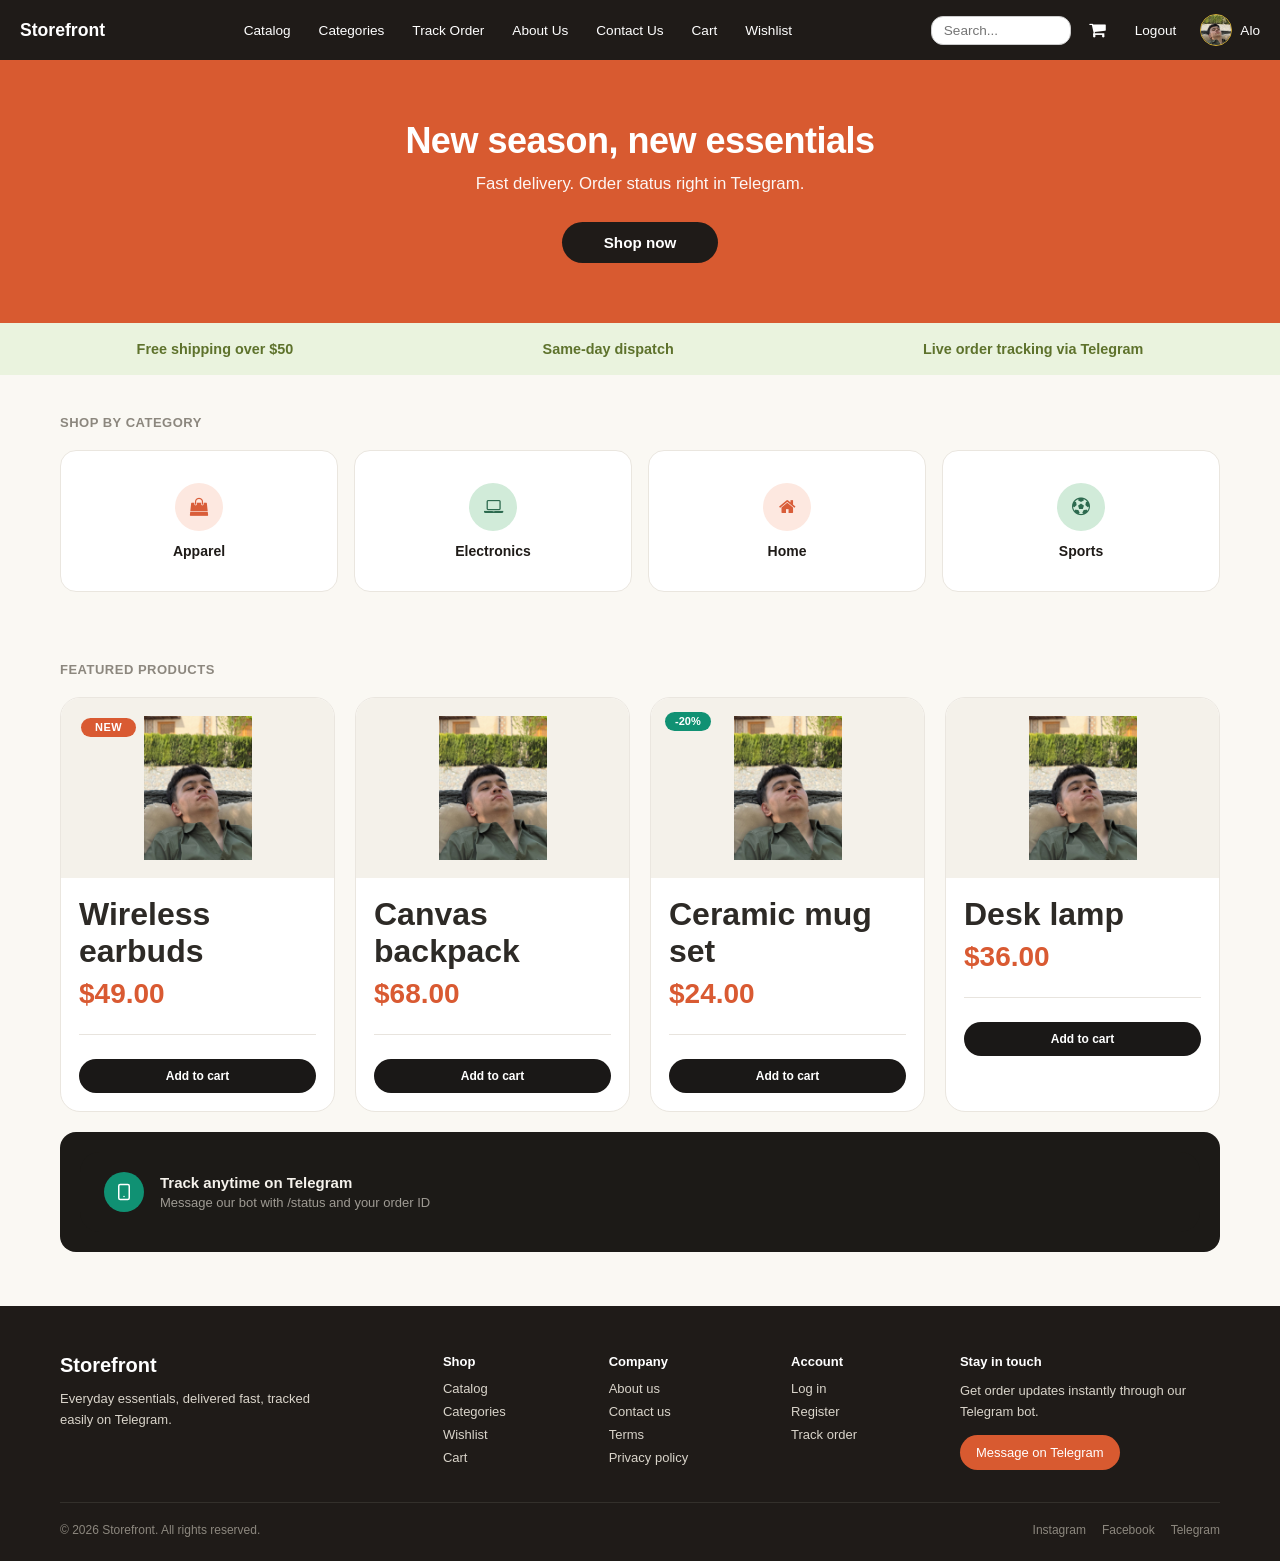
<file: index.html>
<!DOCTYPE html>
<html lang="en">
<head>
    <meta charset="UTF-8">
    <meta name="viewport" content="width=device-width, initial-scale=1.0">
    <title>Ecommerce Storefront</title>
    <link rel="stylesheet" href="style.css">
    <link rel="stylesheet" href="https://cdnjs.cloudflare.com/ajax/libs/font-awesome/4.7.0/css/font-awesome.min.css">
</head>
<body>
    <nav class="navbar">
        <h4 class="logo">Storefront</h4>
        
        <ul class="nav-menu">
            <li><a href="#">Catalog</a></li>
            <li><a href="#">Categories</a></li>
            <li><a href="#">Track Order</a></li>
            <li><a href="#">About Us</a></li>
            <li><a href="#">Contact Us</a></li>
            <li><a href="#">Cart</a></li>
            <li><a href="#">Wishlist</a></li>
        </ul>
        
        <div class="nav-actions">
            <form class="search-form" action="#" method="get">
                <input type="search" name="search" placeholder="Search..." aria-label="Search items">
            </form>

            <a href="#" class="cart-icon" aria-label="View Cart">
                <i class="fa fa-shopping-cart"></i>
            </a>

            <ul class="nav-menu auth-menu">
                <!-- <li><a href="#">Register</a></li>
                <li><a href="#">Login</a></li> -->
                <li><a href="#">Logout</a></li>
            </ul>

            <a href="#" class="user-profile">
                <div class="avatar-circle avatar-sm">
                    <img src="me.jpg" alt="User avatar">
                </div>
                <span class="user-name">Alo</span>
            </a>
        </div>
    </nav>

    <main class="hero-section">
        <div class="hero-content">
            <h1 class="hero-title">New season, new essentials</h1>
            <p class="hero-subtitle">Fast delivery. Order status right in Telegram.</p>
            <a href="#" class="hero-btn">Shop now</a>
        </div>
    
        <div class="features-bar">
            <span class="feature-item">Free shipping over $50</span>
            <span class="feature-item">Same-day dispatch</span>
            <span class="feature-item">Live order tracking via Telegram</span>
        </div>

        <div class="shop-category">
            <h2 class="category-heading">SHOP BY CATEGORY</h2>
            <div class="category">
                <a href="#" class="category-card">
                    <div class="category-icon icon-peach">
                        <i class="fa fa-shopping-bag"></i>
                    </div>
                    <h3>Apparel</h3>
                </a>        
                <a href="#" class="category-card">
                    <div class="category-icon icon-mint">
                        <i class="fa fa-laptop"></i>
                    </div>
                    <h3>Electronics</h3>
                </a>
                <a href="#" class="category-card">
                    <div class="category-icon icon-peach">
                        <i class="fa fa-home"></i>
                    </div>
                    <h3>Home</h3>
                </a>        
                <a href="#" class="category-card">
                    <div class="category-icon icon-mint">
                        <i class="fa fa-futbol-o"></i>
                    </div>
                    <h3>Sports</h3>
                </a>
            </div>
        </div>

        <section class="features">
            <h2 class="features-heading">FEATURED PRODUCTS</h2>
            
            <div class="features-grid">
                <article class="product-card">
                    <div class="product-image-box">
                        <span class="badge badge-new">NEW</span>
                        <img src="me.jpg" alt="Wireless earbuds" class="product-image">
                    </div>
                    <div class="product-info">
                        <h3 class="product-title">Wireless earbuds</h3>
                        <p class="product-price">$49.00</p>
                        <button class="add-to-cart-btn" type="button">Add to cart</button>
                    </div>
                </article>
        
                <article class="product-card">
                    <div class="product-image-box">
                        <img src="me.jpg" alt="Canvas backpack" class="product-image">
                    </div>
                    <div class="product-info">
                        <h3 class="product-title">Canvas backpack</h3>
                        <p class="product-price">$68.00</p>
                        <button class="add-to-cart-btn" type="button">Add to cart</button>
                    </div>
                </article>
        
                <article class="product-card">
                    <div class="product-image-box">
                        <span class="badge badge-discount">-20%</span>
                        <img src="me.jpg" alt="Ceramic mug set" class="product-image">
                    </div>
                    <div class="product-info">
                        <h3 class="product-title">Ceramic mug set</h3>
                        <p class="product-price">$24.00</p>
                        <button class="add-to-cart-btn" type="button">Add to cart</button>
                    </div>
                </article>
        
                <article class="product-card">
                    <div class="product-image-box">
                        <img src="me.jpg" alt="Desk lamp" class="product-image">
                    </div>
                    <div class="product-info">
                        <h3 class="product-title">Desk lamp</h3>
                        <p class="product-price">$36.00</p>
                        <button class="add-to-cart-btn" type="button">Add to cart</button>
                    </div>
                </article>
            </div>

            <article class="telegram-banner">
                <div class="telegram">
                    <div class="tg-icon">
                        <svg xmlns="http://www.w3.org/2000/svg" width="18" height="18" viewBox="0 0 24 24" fill="none" stroke="currentColor" stroke-width="2" stroke-linecap="round" stroke-linejoin="round">
                            <rect x="5" y="2" width="14" height="20" rx="2" ry="2"/>
                            <line x1="12" y1="18" x2="12.01" y2="18"/>
                        </svg>
                    </div>
            
                    <div class="tg-content">
                        <h4>Track anytime on Telegram</h4>
                        <p>Message our bot with /status and your order ID</p>
                    </div>
                </div>
            </article>
        </section>
    </main>

    <footer class="footer">
        <div class="footer-container">
      
          <div class="footer-col footer-col-brand">
            <div class="footer-logo">Storefront</div>
            <p class="footer-text">Everyday essentials, delivered fast, tracked easily on Telegram.</p>
          </div>
      
          <div class="footer-col">
            <h5 class="footer-heading">Shop</h5>
            <a href="/catalog" class="footer-link">Catalog</a>
            <a href="/categories" class="footer-link">Categories</a>
            <a href="/wishlist" class="footer-link">Wishlist</a>
            <a href="/cart" class="footer-link">Cart</a>
          </div>
      
          <div class="footer-col">
            <h5 class="footer-heading">Company</h5>
            <a href="/about" class="footer-link">About us</a>
            <a href="/contact" class="footer-link">Contact us</a>
            <a href="/terms" class="footer-link">Terms</a>
            <a href="/privacy" class="footer-link">Privacy policy</a>
          </div>
      
          <div class="footer-col">
            <h5 class="footer-heading">Account</h5>
            <a href="/login" class="footer-link">Log in</a>
            <a href="/register" class="footer-link">Register</a>
            <a href="/orders" class="footer-link">Track order</a>
          </div>
      
          <div class="footer-col footer-col-cta">
            <h5 class="footer-heading">Stay in touch</h5>
            <p class="footer-text footer-text-spacing">Get order updates instantly through our Telegram bot.</p>
            <a href="https://t.me/storefront_support_bot" class="footer-btn">Message on Telegram</a>
          </div>
      
        </div>
      
        <div class="footer-bottom">
          <span class="footer-copy">&#169; 2026 Storefront. All rights reserved.</span>
          <div class="footer-socials">
            <a href="https://instagram.com">Instagram</a>
            <a href="https://facebook.com">Facebook</a>
            <a href="https://t.me">Telegram</a>
          </div>
        </div>
    </footer>
</body>
</html>
</file>
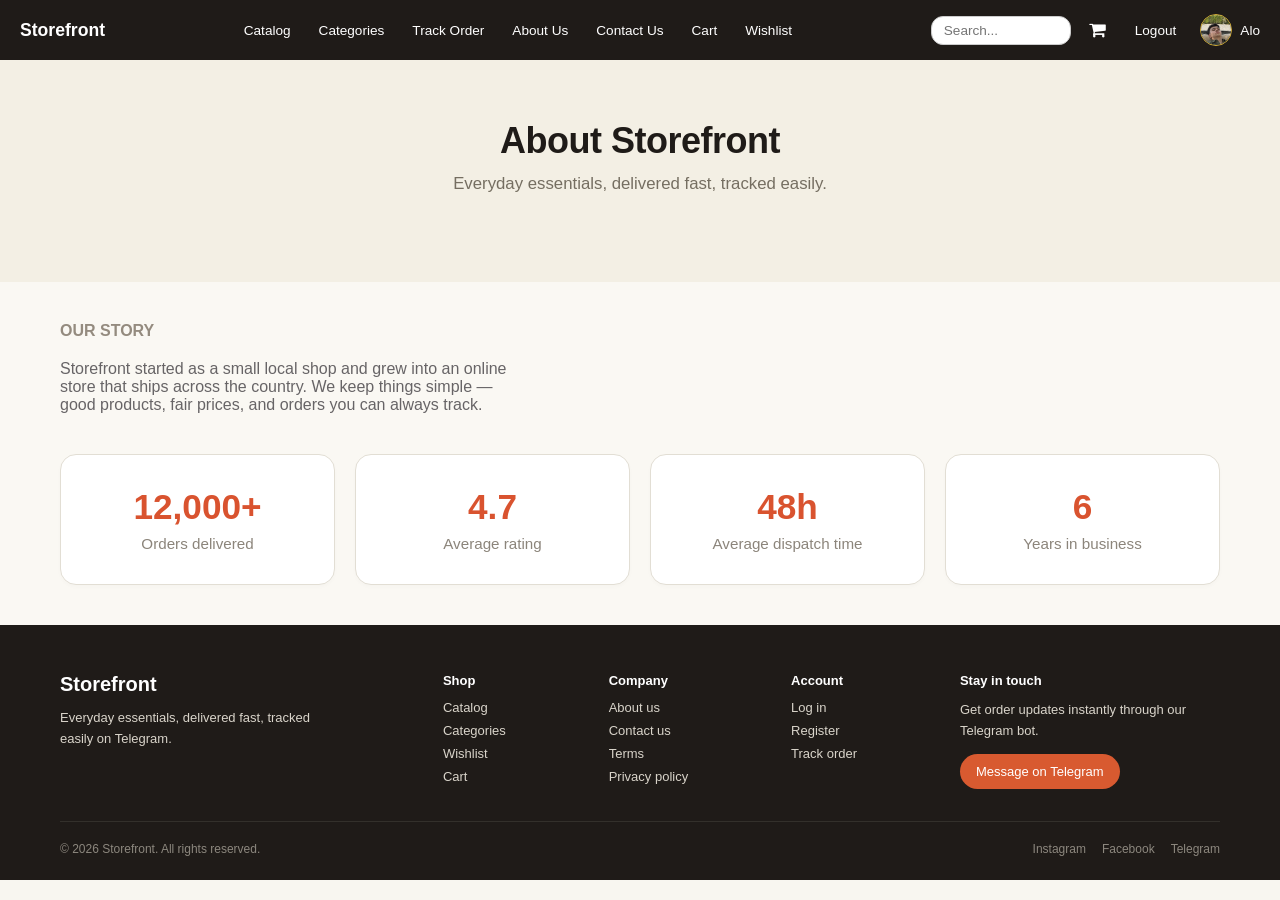
<file: about.html>
<!DOCTYPE html>
<html lang="en">
<head>
    <meta charset="UTF-8">
    <meta name="viewport" content="width=device-width, initial-scale=1.0">
    <title>Ecommerce Storefront</title>
    <link rel="stylesheet" href="style.css">
    <link rel="stylesheet" href="https://cdnjs.cloudflare.com/ajax/libs/font-awesome/4.7.0/css/font-awesome.min.css">
</head>
<body>
    <nav class="navbar">
        <h4 class="logo">Storefront</h4>
        
        <ul class="nav-menu">
            <li><a href="#">Catalog</a></li>
            <li><a href="#">Categories</a></li>
            <li><a href="#">Track Order</a></li>
            <li><a href="#">About Us</a></li>
            <li><a href="#">Contact Us</a></li>
            <li><a href="#">Cart</a></li>
            <li><a href="#">Wishlist</a></li>
        </ul>
        
        <div class="nav-actions">
            <form class="search-form" action="#" method="get">
                <input type="search" name="search" placeholder="Search..." aria-label="Search items">
            </form>

            <a href="#" class="cart-icon" aria-label="View Cart">
                <i class="fa fa-shopping-cart"></i>
            </a>

            <ul class="nav-menu auth-menu">
                <!-- <li><a href="#">Register</a></li>
                <li><a href="#">Login</a></li> -->
                <li><a href="#">Logout</a></li>
            </ul>

            <a href="#" class="user-profile">
                <div class="avatar-circle avatar-sm">
                    <img src="me.jpg" alt="User avatar">
                </div>
                <span class="user-name">Alo</span>
            </a>
        </div>
    </nav>

    <main class="hero-section">
        <div class="hero-content" style="background-color: rgb(243, 239, 228);">
            <h1 class="hero-title" style="color: rgb(31, 27, 24);">About Storefront</h1>
            <p class="hero-subtitle" style="color: rgb(111, 104, 91);">Everyday essentials, delivered fast, tracked easily.</p>
        </div>
        <div class="shop-category" style="background-color: rgb(250, 248, 243);">
            <div class="story">
                <h4>OUR STORY</h4>
                <div class="story-p">
                    <p>Storefront started as a small local shop and grew into an online</p>
                    <p>store that ships across the country. We keep things simple —</p>
                    <p>good products, fair prices, and orders you can always track.</p>
                </div>
            </div>
            <div class="stats">
                <div class="stat-card">
                    <h1>12,000+</h1>
                    <h5>Orders delivered</h5>
                </div>
                <div class="stat-card">
                    <h1>4.7</h1>
                    <h5>Average rating</h5>
                </div>
                <div class="stat-card">
                    <h1>48h</h1>
                    <h5>Average dispatch time</h5>
                </div>
                <div class="stat-card">
                    <h1>6</h1>
                    <h5>Years in business</h5>
                </div>
            </div>
        </div>
    </main>
    
    <footer class="footer">
        <div class="footer-container">
      
          <div class="footer-col footer-col-brand">
            <div class="footer-logo">Storefront</div>
            <p class="footer-text">Everyday essentials, delivered fast, tracked easily on Telegram.</p>
          </div>
      
          <div class="footer-col">
            <h5 class="footer-heading">Shop</h5>
            <a href="/catalog" class="footer-link">Catalog</a>
            <a href="/categories" class="footer-link">Categories</a>
            <a href="/wishlist" class="footer-link">Wishlist</a>
            <a href="/cart" class="footer-link">Cart</a>
          </div>
      
          <div class="footer-col">
            <h5 class="footer-heading">Company</h5>
            <a href="/about" class="footer-link">About us</a>
            <a href="/contact" class="footer-link">Contact us</a>
            <a href="/terms" class="footer-link">Terms</a>
            <a href="/privacy" class="footer-link">Privacy policy</a>
          </div>
      
          <div class="footer-col">
            <h5 class="footer-heading">Account</h5>
            <a href="/login" class="footer-link">Log in</a>
            <a href="/register" class="footer-link">Register</a>
            <a href="/orders" class="footer-link">Track order</a>
          </div>
      
          <div class="footer-col footer-col-cta">
            <h5 class="footer-heading">Stay in touch</h5>
            <p class="footer-text footer-text-spacing">Get order updates instantly through our Telegram bot.</p>
            <a href="https://t.me/storefront_support_bot" class="footer-btn">Message on Telegram</a>
          </div>
      
        </div>
      
        <div class="footer-bottom">
          <span class="footer-copy">&#169; 2026 Storefront. All rights reserved.</span>
          <div class="footer-socials">
            <a href="https://instagram.com">Instagram</a>
            <a href="https://facebook.com">Facebook</a>
            <a href="https://t.me">Telegram</a>
          </div>
        </div>
    </footer>
</body>
</html>
</file>
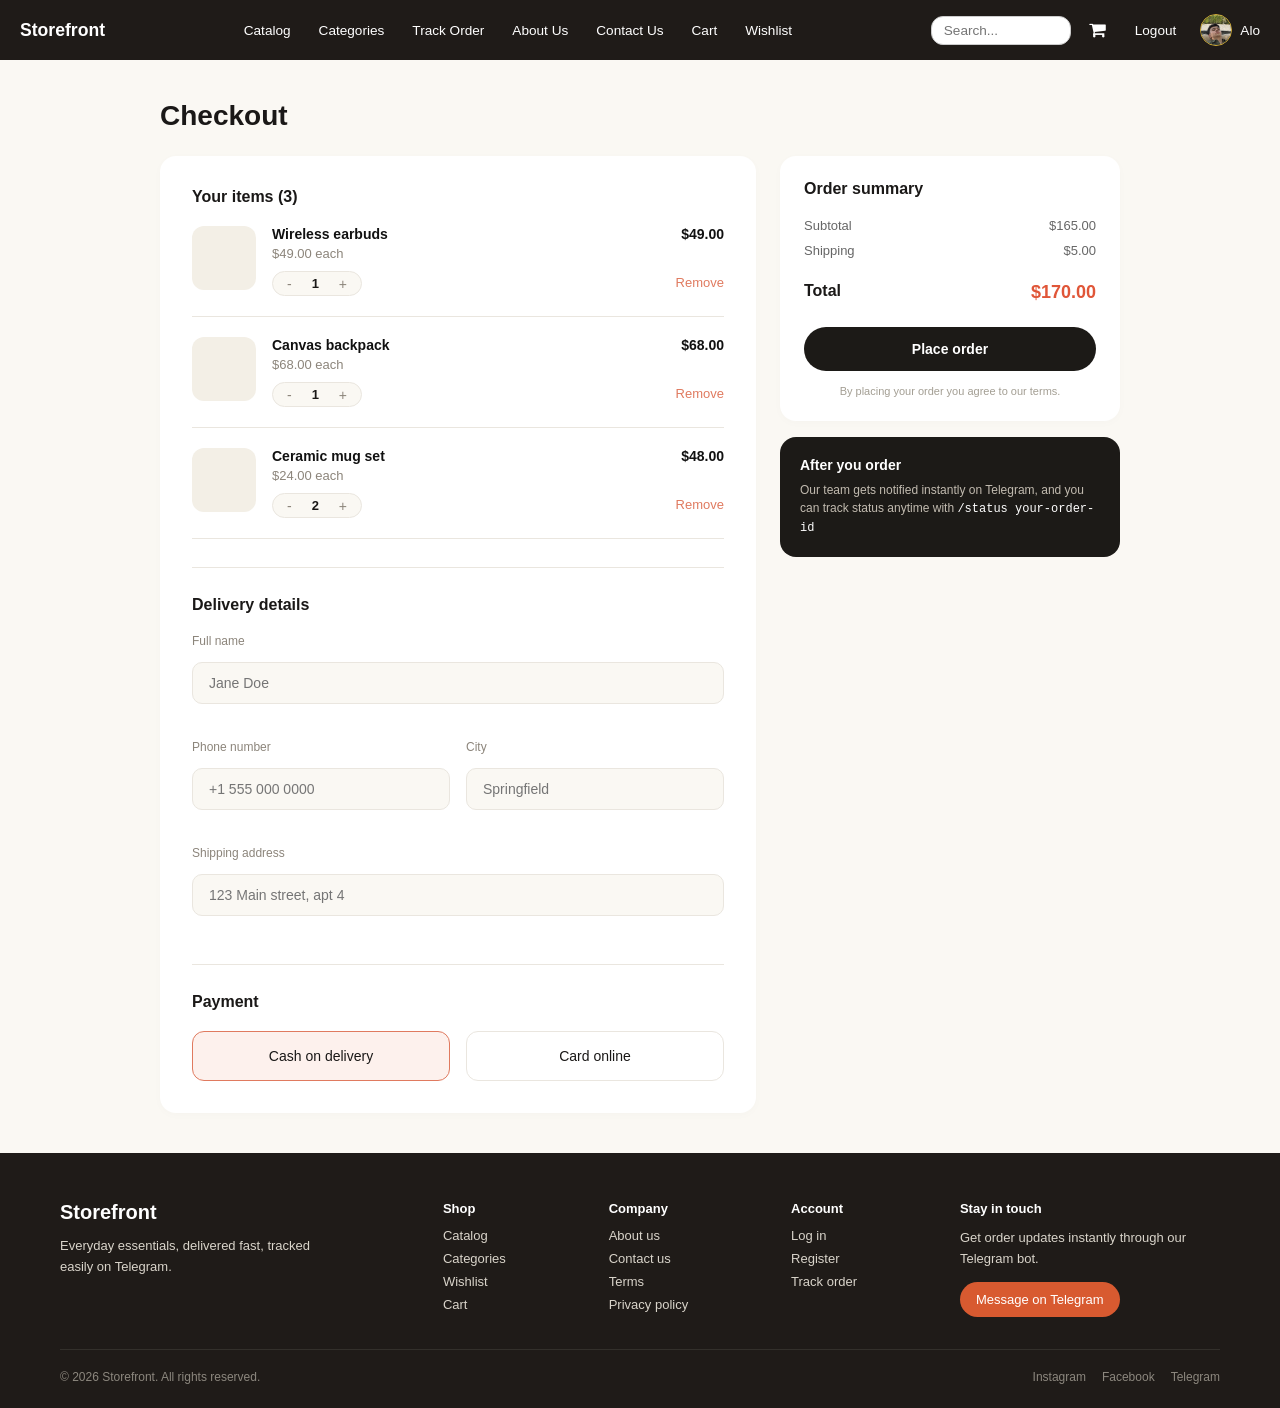
<file: checkout.html>
<!DOCTYPE html>
<html lang="en">
<head>
    <meta charset="UTF-8">
    <meta name="viewport" content="width=device-width, initial-scale=1.0">
    <title>Ecommerce Storefront - Checkout</title>
    <link rel="stylesheet" href="style.css">
    <link rel="stylesheet" href="https://cdnjs.cloudflare.com/ajax/libs/font-awesome/4.7.0/css/font-awesome.min.css">
    <style>
        body {
            background-color: #FAF8F3;
            font-family: -apple-system, BlinkMacSystemFont, "Segoe UI", Roboto, sans-serif;
            color: #1A1817;
            margin: 0;
            padding: 0;
        }
    </style>
</head>
<body>
    <nav class="navbar">
        <h4 class="logo">Storefront</h4>
        
        <ul class="nav-menu">
            <li><a href="#">Catalog</a></li>
            <li><a href="#">Categories</a></li>
            <li><a href="#">Track Order</a></li>
            <li><a href="#">About Us</a></li>
            <li><a href="#">Contact Us</a></li>
            <li><a href="#">Cart</a></li>
            <li><a href="#">Wishlist</a></li>
        </ul>
        
        <div class="nav-actions">
            <form class="search-form" action="#" method="get">
                <input type="search" name="search" placeholder="Search..." aria-label="Search items">
            </form>

            <a href="#" class="cart-icon" aria-label="View Cart">
                <i class="fa fa-shopping-cart"></i>
            </a>

            <ul class="nav-menu auth-menu">
                <!-- <li><a href="#">Register</a></li>
                <li><a href="#">Login</a></li> -->
                <li><a href="#">Logout</a></li>
            </ul>

            <a href="#" class="user-profile">
                <div class="avatar-circle avatar-sm">
                    <img src="me.jpg" alt="User avatar">
                </div>
                <span class="user-name">Alo</span>
            </a>
        </div>
    </nav>

    <main class="checkout-main">
        <h1 class="checkout-title">Checkout</h1>

        <div class="checkout-grid">
            
            <div class="checkout-card">
                
                <section class="checkout-section">
                    <h3 class="section-title">Your items (3)</h3>
                    
                    <!-- Item 1 -->
                    <div class="cart-item">
                        <div class="item-thumb"></div>
                        <div class="item-details">
                            <span class="item-name">Wireless earbuds</span>
                            <span class="item-unit-price">$49.00 each</span>
                            <div class="qty-picker">
                                <button type="button" class="qty-btn">-</button>
                                <span class="qty-val">1</span>
                                <button type="button" class="qty-btn">+</button>
                            </div>
                        </div>
                        <div class="item-right">
                            <div class="item-price">$49.00</div>
                            <a href="#" class="remove-btn">Remove</a>
                        </div>
                    </div>
                
                    <!-- Item 2 -->
                    <div class="cart-item">
                        <div class="item-thumb"></div>
                        <div class="item-details">
                            <span class="item-name">Canvas backpack</span>
                            <span class="item-unit-price">$68.00 each</span>
                            <div class="qty-picker">
                                <button type="button" class="qty-btn">-</button>
                                <span class="qty-val">1</span>
                                <button type="button" class="qty-btn">+</button>
                            </div>
                        </div>
                        <div class="item-right">
                            <div class="item-price">$68.00</div>
                            <a href="#" class="remove-btn">Remove</a>
                        </div>
                    </div>
                
                    <!-- Item 3 -->
                    <div class="cart-item">
                        <div class="item-thumb"></div>
                        <div class="item-details">
                            <span class="item-name">Ceramic mug set</span>
                            <span class="item-unit-price">$24.00 each</span>
                            <div class="qty-picker">
                                <button type="button" class="qty-btn">-</button>
                                <span class="qty-val">2</span>
                                <button type="button" class="qty-btn">+</button>
                            </div>
                        </div>
                        <div class="item-right">
                            <div class="item-price">$48.00</div>
                            <a href="#" class="remove-btn">Remove</a>
                        </div>
                    </div>
                </section>

                <hr class="divider">

                <section class="checkout-section">
                    <h3 class="section-title">Delivery details</h3>
                    <form id="checkout-form" class="delivery-form">
                        <div class="form-group">
                            <label for="fullname">Full name</label>
                            <input type="text" id="fullname" name="fullname" placeholder="Jane Doe" required>
                        </div>

                        <div class="form-row">
                            <div class="form-group">
                                <label for="phone">Phone number</label>
                                <input type="tel" id="phone" name="phone" placeholder="+1 555 000 0000" required>
                            </div>
                            <div class="form-group">
                                <label for="city">City</label>
                                <input type="text" id="city" name="city" placeholder="Springfield" required>
                            </div>
                        </div>

                        <div class="form-group">
                            <label for="address">Shipping address</label>
                            <input type="text" id="address" name="address" placeholder="123 Main street, apt 4" required>
                        </div>
                    </form>
                </section>

                <hr class="divider">

                <section class="checkout-section">
                    <h3 class="section-title">Payment</h3>
                    <div class="payment-options">
                        <label class="payment-btn active">
                            <input type="radio" name="payment" value="cod" checked>
                            <span>Cash on delivery</span>
                        </label>
                        <label class="payment-btn">
                            <input type="radio" name="payment" value="card">
                            <span>Card online</span>
                        </label>
                    </div>
                </section>

            </div>

            <div class="checkout-sidebar">
                
                <div class="summary-card">
                    <h3 class="summary-title">Order summary</h3>
                    
                    <div class="summary-row">
                        <span>Subtotal</span>
                        <span>$165.00</span>
                    </div>
                    <div class="summary-row">
                        <span>Shipping</span>
                        <span>$5.00</span>
                    </div>

                    <div class="summary-row total-row">
                        <span>Total</span>
                        <span class="total-price">$170.00</span>
                    </div>

                    <button type="submit" form="checkout-form" class="btn-primary">Place order</button>
                    
                    <p class="terms-text">By placing your order you agree to our terms.</p>
                </div>

                <div class="info-card">
                    <h4>After you order</h4>
                    <p>Our team gets notified instantly on Telegram, and you can track status anytime with <code>/status your-order-id</code></p>
                </div>

            </div>

        </div>
    </main>

    <footer class="footer">
        <div class="footer-container">
      
          <div class="footer-col footer-col-brand">
            <div class="footer-logo">Storefront</div>
            <p class="footer-text">Everyday essentials, delivered fast, tracked easily on Telegram.</p>
          </div>
      
          <div class="footer-col">
            <h5 class="footer-heading">Shop</h5>
            <a href="/catalog" class="footer-link">Catalog</a>
            <a href="/categories" class="footer-link">Categories</a>
            <a href="/wishlist" class="footer-link">Wishlist</a>
            <a href="/cart" class="footer-link">Cart</a>
          </div>
      
          <div class="footer-col">
            <h5 class="footer-heading">Company</h5>
            <a href="/about" class="footer-link">About us</a>
            <a href="/contact" class="footer-link">Contact us</a>
            <a href="/terms" class="footer-link">Terms</a>
            <a href="/privacy" class="footer-link">Privacy policy</a>
          </div>
      
          <div class="footer-col">
            <h5 class="footer-heading">Account</h5>
            <a href="/login" class="footer-link">Log in</a>
            <a href="/register" class="footer-link">Register</a>
            <a href="/orders" class="footer-link">Track order</a>
          </div>
      
          <div class="footer-col footer-col-cta">
            <h5 class="footer-heading">Stay in touch</h5>
            <p class="footer-text footer-text-spacing">Get order updates instantly through our Telegram bot.</p>
            <a href="https://t.me/storefront_support_bot" class="footer-btn">Message on Telegram</a>
          </div>
      
        </div>
      
        <div class="footer-bottom">
          <span class="footer-copy">&#169; 2026 Storefront. All rights reserved.</span>
          <div class="footer-socials">
            <a href="https://instagram.com">Instagram</a>
            <a href="https://facebook.com">Facebook</a>
            <a href="https://t.me">Telegram</a>
          </div>
        </div>
    </footer>
</body>
</html>
</file>
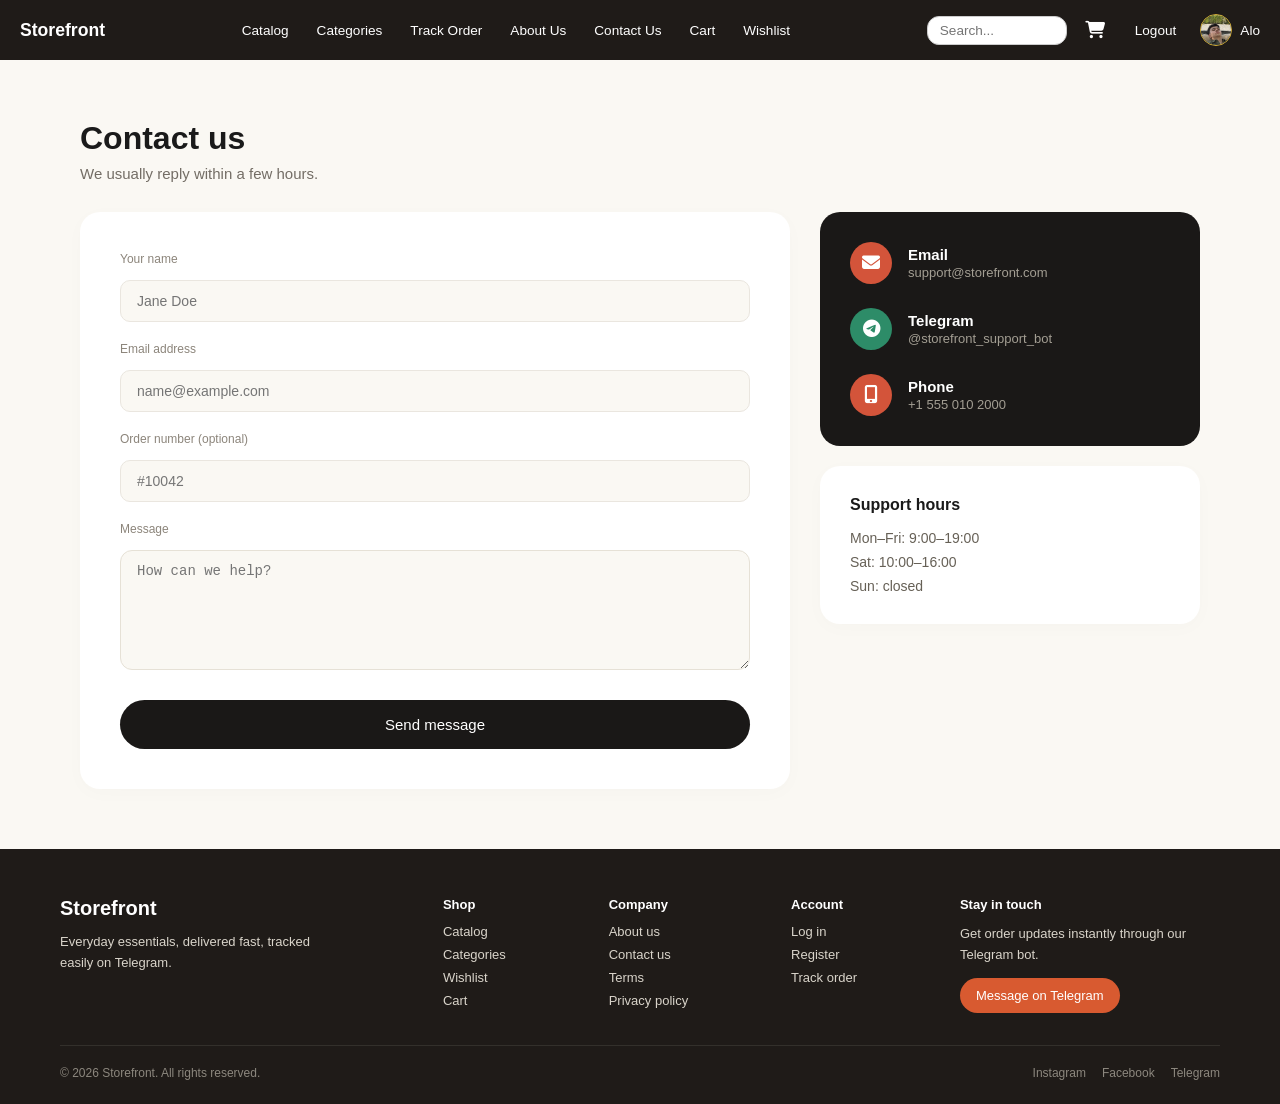
<file: contact_us.html>
<!DOCTYPE html>
<html lang="en">
<head>
    <meta charset="UTF-8">
    <meta name="viewport" content="width=device-width, initial-scale=1.0">
    <title>Ecommerce Storefront</title>
    <link rel="stylesheet" href="style.css">
    <link rel="stylesheet" href="https://cdnjs.cloudflare.com/ajax/libs/font-awesome/6.5.1/css/all.min.css">
</head>
<body>
    <nav class="navbar">
        <h4 class="logo">Storefront</h4>
        
        <ul class="nav-menu">
            <li><a href="#">Catalog</a></li>
            <li><a href="#">Categories</a></li>
            <li><a href="#">Track Order</a></li>
            <li><a href="#">About Us</a></li>
            <li><a href="#">Contact Us</a></li>
            <li><a href="#">Cart</a></li>
            <li><a href="#">Wishlist</a></li>
        </ul>
        
        <div class="nav-actions">
            <form class="search-form" action="#" method="get">
                <input type="search" name="search" placeholder="Search..." aria-label="Search items">
            </form>

            <a href="#" class="cart-icon" aria-label="View Cart">
                <i class="fa fa-shopping-cart"></i>
            </a>

            <ul class="nav-menu auth-menu">
                <!-- <li><a href="#">Register</a></li>
                <li><a href="#">Login</a></li> -->
                <li><a href="#">Logout</a></li>
            </ul>

            <a href="#" class="user-profile">
                <div class="avatar-circle avatar-sm">
                    <img src="me.jpg" alt="User avatar">
                </div>
                <span class="user-name">Alo</span>
            </a>
        </div>
    </nav>

    <div class="contact-section">
        <h1 class="contact-heading">Contact us</h1>
        <p class="contact-subheading">We usually reply within a few hours.</p>

        <div class="main-contact">
            <div class="contact-send-message">
                <form action="#" method="post" class="contact-form">
                    <div class="form-group">
                        <label for="fname">Your name</label>
                        <input type="text" id="fname" name="fname" class="form-input" placeholder="Jane Doe">
                    </div>

                    <div class="form-group">
                        <label for="email">Email address</label>
                        <input type="email" id="email" name="email" class="form-input" placeholder="name@example.com">
                    </div>

                    <div class="form-group">
                        <label for="order">Order number (optional)</label>
                        <input type="text" id="order" name="order" class="form-input" placeholder="#10042">
                    </div>

                    <div class="form-group">
                        <label for="message">Message</label>
                        <textarea id="message" name="message" class="form-input message-box" rows="4" placeholder="How can we help?"></textarea>
                    </div>

                    <button type="submit" class="submit-btn">Send message</button>
                </form>
            </div>

            <div class="contacts">
                <div class="contact-inner">
                    <div class="info-item">
                        <div class="icon-circle icon-email">
                            <i class="fa-solid fa-envelope"></i>
                        </div>
                        <div class="info-text">
                            <h4>Email</h4>
                            <p>support@storefront.com</p>
                        </div>
                    </div>

                    <div class="info-item">
                        <div class="icon-circle icon-telegram">
                            <i class="fa-brands fa-telegram"></i>
                        </div>
                        <div class="info-text">
                            <h4>Telegram</h4>
                            <p>@storefront_support_bot</p>    
                        </div>
                    </div>

                    <div class="info-item">
                        <div class="icon-circle icon-phone">
                            <i class="fa-solid fa-mobile-screen-button"></i>
                        </div>
                        <div class="info-text">
                            <h4>Phone</h4>
                            <p>+1 555 010 2000</p>
                        </div>
                    </div>
                </div>

                <div class="working-hours">
                    <h4>Support hours</h4>
                    <p>Mon–Fri: 9:00–19:00</p>
                    <p>Sat: 10:00–16:00</p>
                    <p>Sun: closed</p>
                </div>
            </div>
        </div>
    </div>

    <footer class="footer">
        <div class="footer-container">
      
          <div class="footer-col footer-col-brand">
            <div class="footer-logo">Storefront</div>
            <p class="footer-text">Everyday essentials, delivered fast, tracked easily on Telegram.</p>
          </div>
      
          <div class="footer-col">
            <h5 class="footer-heading">Shop</h5>
            <a href="/catalog" class="footer-link">Catalog</a>
            <a href="/categories" class="footer-link">Categories</a>
            <a href="/wishlist" class="footer-link">Wishlist</a>
            <a href="/cart" class="footer-link">Cart</a>
          </div>
      
          <div class="footer-col">
            <h5 class="footer-heading">Company</h5>
            <a href="/about" class="footer-link">About us</a>
            <a href="/contact" class="footer-link">Contact us</a>
            <a href="/terms" class="footer-link">Terms</a>
            <a href="/privacy" class="footer-link">Privacy policy</a>
          </div>
      
          <div class="footer-col">
            <h5 class="footer-heading">Account</h5>
            <a href="/login" class="footer-link">Log in</a>
            <a href="/register" class="footer-link">Register</a>
            <a href="/orders" class="footer-link">Track order</a>
          </div>
      
          <div class="footer-col footer-col-cta">
            <h5 class="footer-heading">Stay in touch</h5>
            <p class="footer-text footer-text-spacing">Get order updates instantly through our Telegram bot.</p>
            <a href="https://t.me/storefront_support_bot" class="footer-btn">Message on Telegram</a>
          </div>
      
        </div>
      
        <div class="footer-bottom">
          <span class="footer-copy">&#169; 2026 Storefront. All rights reserved.</span>
          <div class="footer-socials">
            <a href="https://instagram.com">Instagram</a>
            <a href="https://facebook.com">Facebook</a>
            <a href="https://t.me">Telegram</a>
          </div>
        </div>
    </footer>
</body>
</html>
</file>
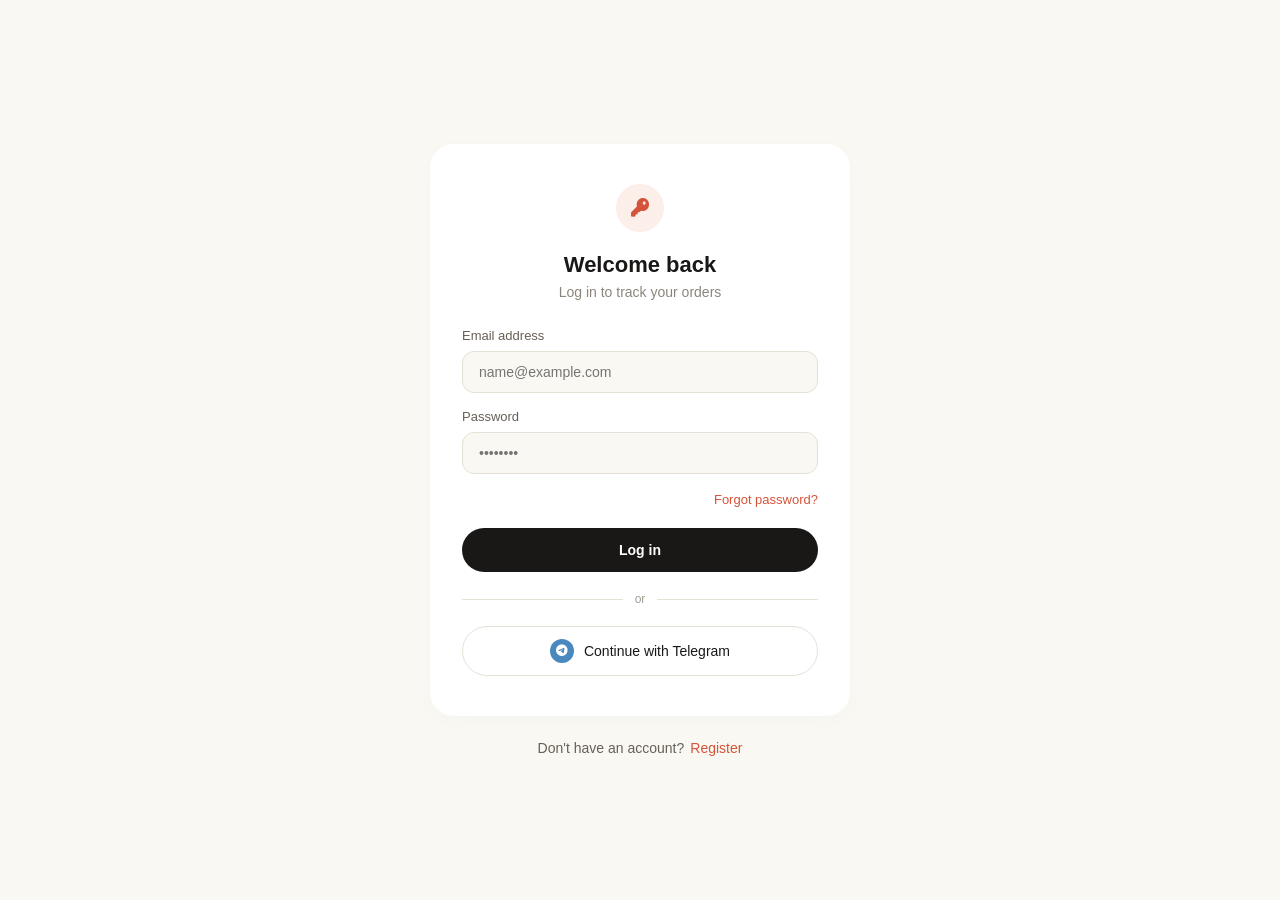
<file: login.html>
<!DOCTYPE html>
<html lang="en">
<head>
    <meta charset="UTF-8">
    <meta name="viewport" content="width=device-width, initial-scale=1.0">
    <title>Login</title>
    <link rel="stylesheet" href="https://cdnjs.cloudflare.com/ajax/libs/font-awesome/6.5.1/css/all.min.css">
    <link rel="stylesheet" href="login.css">
</head>
<body>

    <div class="login-card">
        
        <div class="top-icon">
            <i class="fa-solid fa-key"></i>
        </div>

        <div class="welcome">
            <h2>Welcome back</h2>
            <p>Log in to track your orders</p>
        </div>

        <form class="login-form" action="#" method="post">
            <div class="form-group">
                <label for="email">Email address</label>
                <input type="email" id="email" name="email" placeholder="name@example.com" required>
            </div>

            <div class="form-group">
                <label for="password">Password</label>
                <input type="password" id="password" name="password" placeholder="••••••••" required>
            </div>

            <div class="forgot-pass-container">
                <a href="#" class="forgot-pass">Forgot password?</a>
            </div>

            <button type="submit" class="login-btn">Log in</button>
        </form>

        <div class="divider">or</div>

        <a href="#" class="tg-btn">
            <span class="tg-icon"><i class="fa-brands fa-telegram"></i></span>
            <span>Continue with Telegram</span>
        </a>
    </div>

    <div class="register-text">
        <span>Don't have an account?</span>
        <a href="#">Register</a>
    </div>

</body>
</html>
</file>
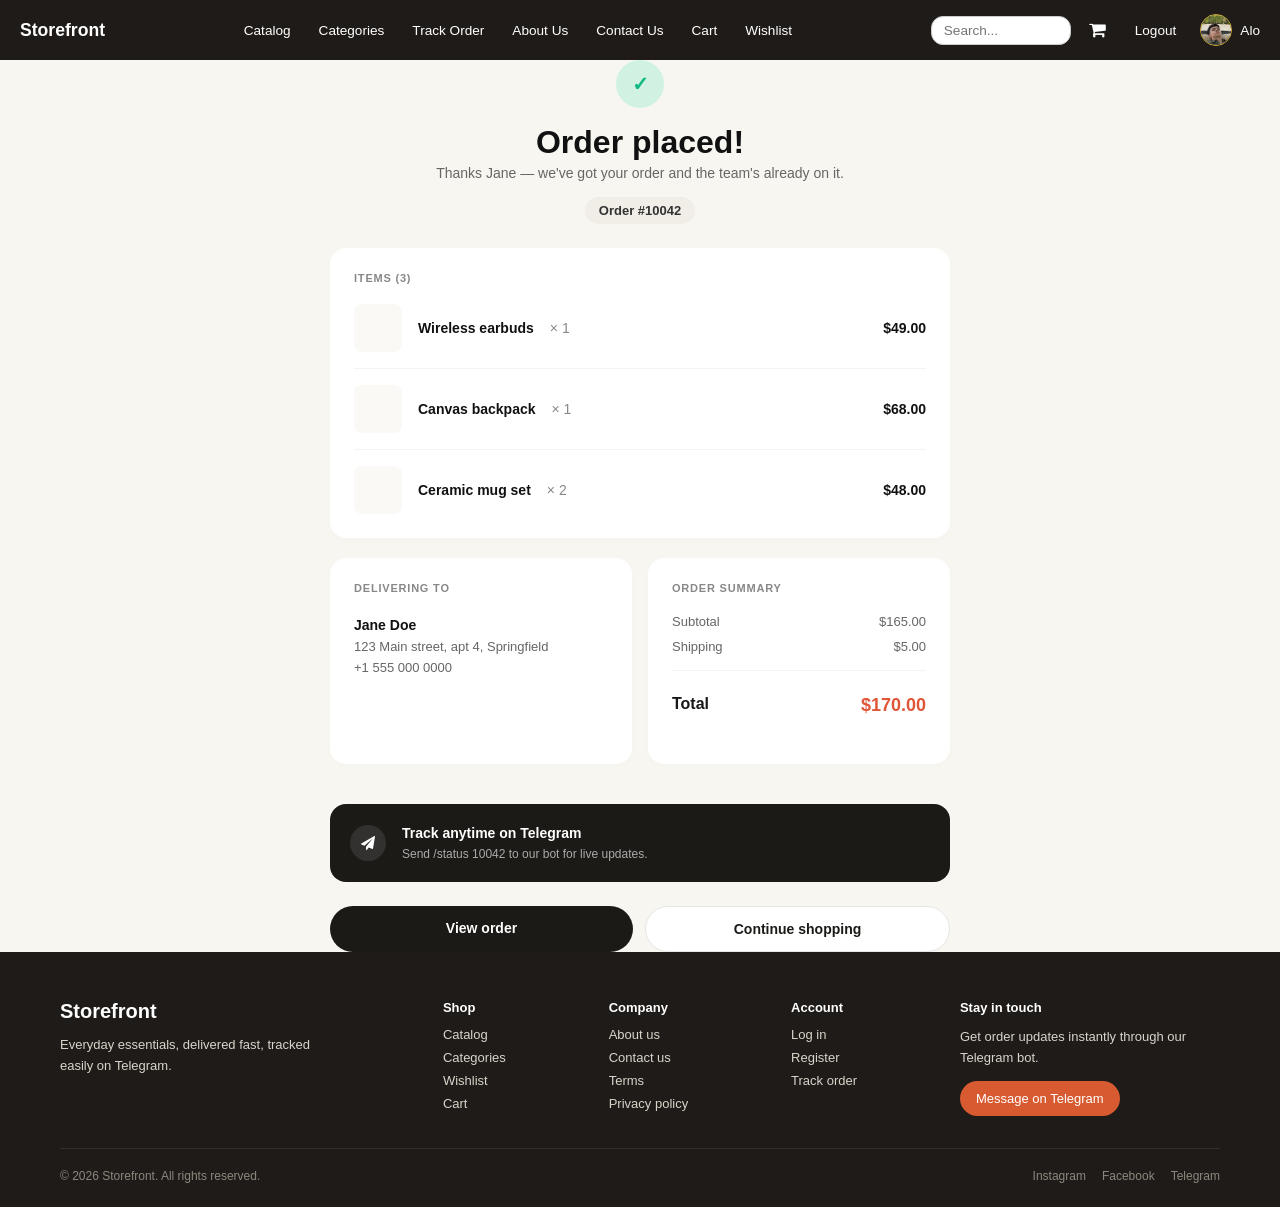
<file: order_confirmation.html>
<!DOCTYPE html>
<html lang="en">
<head>
    <meta charset="UTF-8">
    <meta name="viewport" content="width=device-width, initial-scale=1.0">
    <title>Ecommerce Storefront</title>
    <link rel="stylesheet" href="style.css">
    <link rel="stylesheet" href="https://cdnjs.cloudflare.com/ajax/libs/font-awesome/4.7.0/css/font-awesome.min.css">
    <style>
      body {
        background-color: #f8f6f0;
        font-family: -apple-system, BlinkMacSystemFont, "Segoe UI", Roboto, Helvetica, Arial, sans-serif;
        color: #333333;
        margin: 0;
        /* padding: 40px 20px; */
      }
    </style>
</head>
<body>
    <nav class="navbar">
        <h4 class="logo">Storefront</h4>
        
        <ul class="nav-menu">
            <li><a href="#">Catalog</a></li>
            <li><a href="#">Categories</a></li>
            <li><a href="#">Track Order</a></li>
            <li><a href="#">About Us</a></li>
            <li><a href="#">Contact Us</a></li>
            <li><a href="#">Cart</a></li>
            <li><a href="#">Wishlist</a></li>
        </ul>
        
        <div class="nav-actions">
            <form class="search-form" action="#" method="get">
                <input type="search" name="search" placeholder="Search..." aria-label="Search items">
            </form>

            <a href="#" class="cart-icon" aria-label="View Cart">
                <i class="fa fa-shopping-cart"></i>
            </a>

            <ul class="nav-menu auth-menu">
                <!-- <li><a href="#">Register</a></li>
                <li><a href="#">Login</a></li> -->
                <li><a href="#">Logout</a></li>
            </ul>

            <a href="#" class="user-profile">
                <div class="avatar-circle avatar-sm">
                    <img src="me.jpg" alt="User avatar">
                </div>
                <span class="user-name">Alo</span>
            </a>
        </div>
    </nav>

    <main class="order-confirmation-container">
      <div class="status-icon-wrapper">
          <span class="status-icon">&#10003;</span>
      </div>
  
      <h1 class="order-title">Order placed!</h1>
      <p class="order-subtitle">Thanks Jane — we've got your order and the team's already on it.</p>
      <div class="order-number-badge">Order #10042</div>
  
      <div class="card items-card">
          <h2 class="card-label">ITEMS (3)</h2>
          <ul class="items-list">
              <li class="item-row">
                  <div class="item-info">
                      <div class="item-image-placeholder"></div>
                      <span class="item-name">Wireless earbuds</span>
                      <span class="item-quantity">&times; 1</span>
                  </div>
                  <span class="item-price">$49.00</span>
              </li>
              <li class="item-row">
                  <div class="item-info">
                      <div class="item-image-placeholder"></div>
                      <span class="item-name">Canvas backpack</span>
                      <span class="item-quantity">&times; 1</span>
                  </div>
                  <span class="item-price">$68.00</span>
              </li>
              <li class="item-row">
                  <div class="item-info">
                      <div class="item-image-placeholder"></div>
                      <span class="item-name">Ceramic mug set</span>
                      <span class="item-quantity">&times; 2</span>
                  </div>
                  <span class="item-price">$48.00</span>
              </li>
          </ul>
      </div>
  
      <div class="grid-two-col">
          <div class="card">
              <h2 class="card-label">DELIVERING TO</h2>
              <address class="delivery-address">
                  <strong>Jane Doe</strong><br>
                  123 Main street, apt 4, Springfield<br>
                  +1 555 000 0000
              </address>
          </div>
  
          <div class="card">
              <h2 class="card-label">ORDER SUMMARY</h2>
              <div class="summary-row">
                  <span>Subtotal</span>
                  <span>$165.00</span>
              </div>
              <div class="summary-row">
                  <span>Shipping</span>
                  <span>$5.00</span>
              </div>
              <hr class="summary-divider">
              <div class="summary-row total-row">
                  <strong>Total</strong>
                  <strong class="total-price">$170.00</strong>
              </div>
          </div>
      </div>
  
      <div class="telegram-banner">
          <div class="telegram-icon-wrapper">
              <i class="fa fa-paper-plane" aria-hidden="true"></i>
          </div>
          <div class="telegram-text">
              <strong>Track anytime on Telegram</strong>
              <p>Send /status 10042 to our bot for live updates.</p>
          </div>
      </div>
  
      <div class="action-buttons">
          <a href="/orders/10042" class="btn btn-primary">View order</a>
          <a href="/catalog" class="btn btn-secondary">Continue shopping</a>
      </div>
    </main>
    
    <footer class="footer">
        <div class="footer-container">
      
          <div class="footer-col footer-col-brand">
            <div class="footer-logo">Storefront</div>
            <p class="footer-text">Everyday essentials, delivered fast, tracked easily on Telegram.</p>
          </div>
      
          <div class="footer-col">
            <h5 class="footer-heading">Shop</h5>
            <a href="/catalog" class="footer-link">Catalog</a>
            <a href="/categories" class="footer-link">Categories</a>
            <a href="/wishlist" class="footer-link">Wishlist</a>
            <a href="/cart" class="footer-link">Cart</a>
          </div>
      
          <div class="footer-col">
            <h5 class="footer-heading">Company</h5>
            <a href="/about" class="footer-link">About us</a>
            <a href="/contact" class="footer-link">Contact us</a>
            <a href="/terms" class="footer-link">Terms</a>
            <a href="/privacy" class="footer-link">Privacy policy</a>
          </div>
      
          <div class="footer-col">
            <h5 class="footer-heading">Account</h5>
            <a href="/login" class="footer-link">Log in</a>
            <a href="/register" class="footer-link">Register</a>
            <a href="/orders" class="footer-link">Track order</a>
          </div>
      
          <div class="footer-col footer-col-cta">
            <h5 class="footer-heading">Stay in touch</h5>
            <p class="footer-text footer-text-spacing">Get order updates instantly through our Telegram bot.</p>
            <a href="https://t.me/storefront_support_bot" class="footer-btn">Message on Telegram</a>
          </div>
      
        </div>
      
        <div class="footer-bottom">
          <span class="footer-copy">&#169; 2026 Storefront. All rights reserved.</span>
          <div class="footer-socials">
            <a href="https://instagram.com">Instagram</a>
            <a href="https://facebook.com">Facebook</a>
            <a href="https://t.me">Telegram</a>
          </div>
        </div>
    </footer>
</body>
</html>
</file>
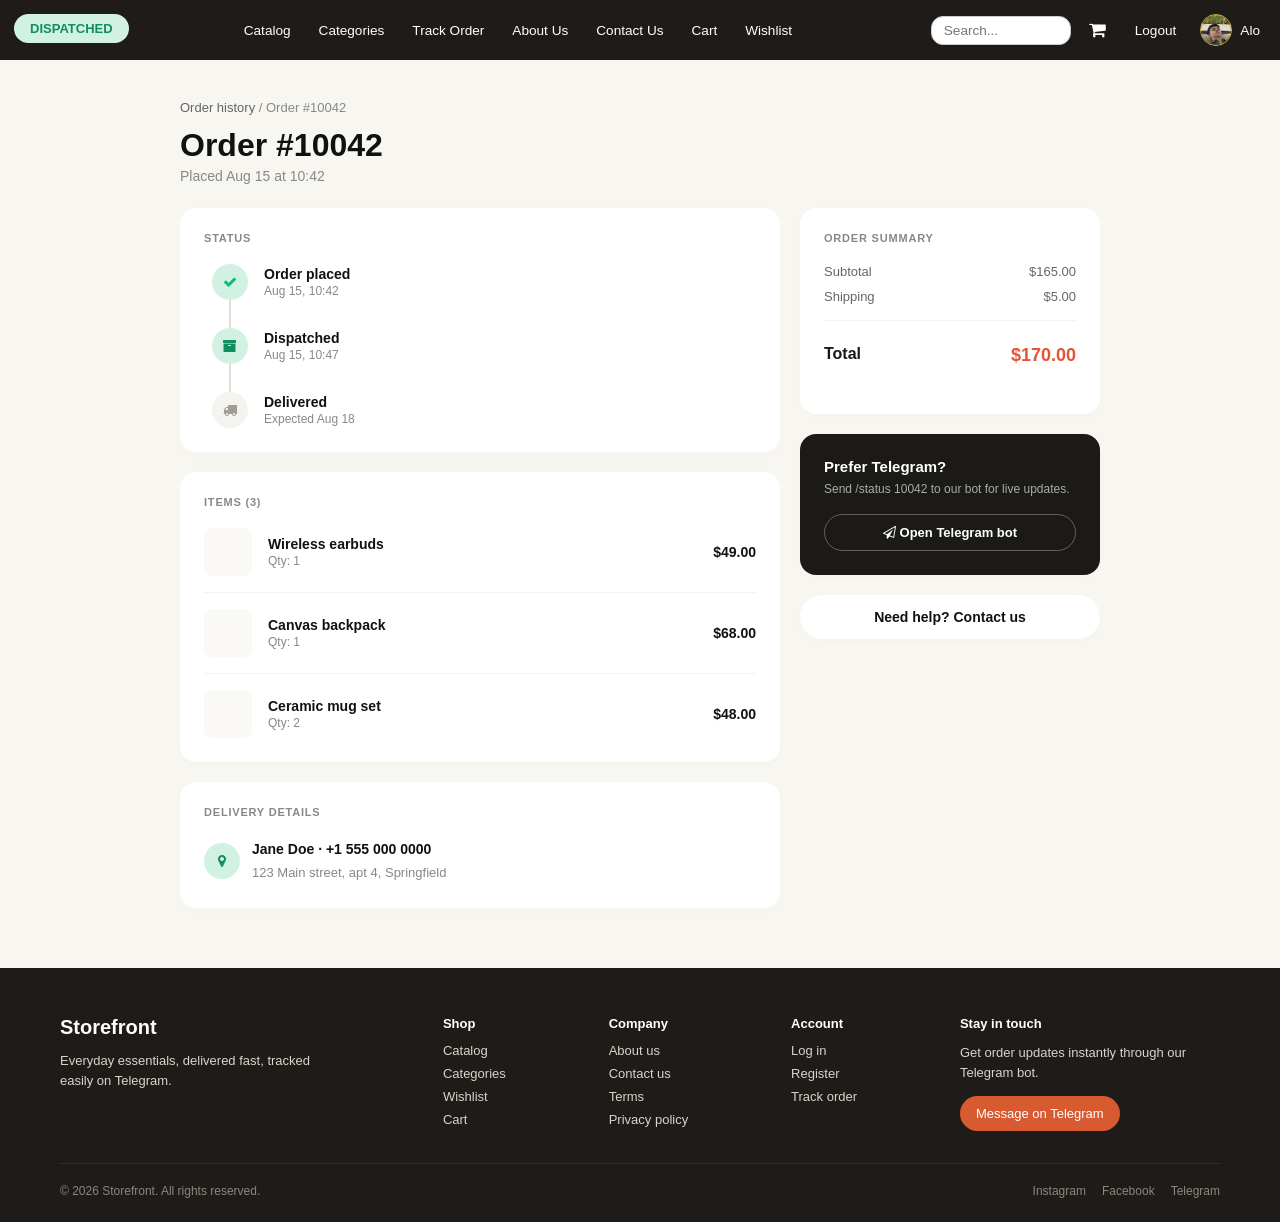
<file: order_detail.html>
<!DOCTYPE html>
<html lang="en">
<head>
    <meta charset="UTF-8">
    <meta name="viewport" content="width=device-width, initial-scale=1.0">
    <title>Ecommerce Storefront</title>
    <link rel="stylesheet" href="style.css">
    <link rel="stylesheet" href="https://cdnjs.cloudflare.com/ajax/libs/font-awesome/4.7.0/css/font-awesome.min.css">
    <style>
      body {
        background-color: #f8f6f0;
        font-family: -apple-system, BlinkMacSystemFont, "Segoe UI", Roboto, Helvetica, Arial, sans-serif;
        color: #333333;
        margin: 0;
        /* padding: 40px 20px; */
      }
    </style>
</head>
<body>
    <nav class="navbar">
        <h4 class="logo">Storefront</h4>
        
        <ul class="nav-menu">
            <li><a href="#">Catalog</a></li>
            <li><a href="#">Categories</a></li>
            <li><a href="#">Track Order</a></li>
            <li><a href="#">About Us</a></li>
            <li><a href="#">Contact Us</a></li>
            <li><a href="#">Cart</a></li>
            <li><a href="#">Wishlist</a></li>
        </ul>
        
        <div class="nav-actions">
            <form class="search-form" action="#" method="get">
                <input type="search" name="search" placeholder="Search..." aria-label="Search items">
            </form>

            <a href="#" class="cart-icon" aria-label="View Cart">
                <i class="fa fa-shopping-cart"></i>
            </a>

            <ul class="nav-menu auth-menu">
                <!-- <li><a href="#">Register</a></li>
                <li><a href="#">Login</a></li> -->
                <li><a href="#">Logout</a></li>
            </ul>

            <a href="#" class="user-profile">
                <div class="avatar-circle avatar-sm">
                    <img src="me.jpg" alt="User avatar">
                </div>
                <span class="user-name">Alo</span>
            </a>
        </div>
    </nav>

    <main class="order-details-container">
        <nav class="breadcrumb">
            <a href="/orders">Order history</a> / <span>Order #10042</span>
        </nav>
    
        <header class="order-header">
            <div>
                <h1 class="order-title">Order #10042</h1>
                <p class="order-date">Placed Aug 15 at 10:42</p>
            </div>
            <span class="badge badge-dispatched">Dispatched</span>
        </header>
    
        <div class="order-grid">
            <div class="order-main">
                <section class="card">
                    <h2 class="card-label">STATUS</h2>
                    <div class="timeline">
                        <div class="timeline-item completed">
                            <div class="timeline-icon">
                                <i class="fa fa-check"></i>
                            </div>
                            <div class="timeline-content">
                                <strong>Order placed</strong>
                                <small>Aug 15, 10:42</small>
                            </div>
                        </div>
    
                        <div class="timeline-item active">
                            <div class="timeline-icon">
                                <i class="fa fa-archive"></i>
                            </div>
                            <div class="timeline-content">
                                <strong>Dispatched</strong>
                                <small>Aug 15, 10:47</small>
                            </div>
                        </div>
    
                        <div class="timeline-item">
                            <div class="timeline-icon">
                                <i class="fa fa-truck"></i>
                            </div>
                            <div class="timeline-content">
                                <strong>Delivered</strong>
                                <small>Expected Aug 18</small>
                            </div>
                        </div>
                    </div>
                </section>
    
                <section class="card">
                    <h2 class="card-label">ITEMS (3)</h2>
                    <ul class="items-list">
                        <li class="item-row">
                            <div class="item-info">
                                <div class="item-image-placeholder"></div>
                                <div>
                                    <span class="item-name">Wireless earbuds</span>
                                    <small class="item-qty">Qty: 1</small>
                                </div>
                            </div>
                            <span class="item-price">$49.00</span>
                        </li>
                        <li class="item-row">
                            <div class="item-info">
                                <div class="item-image-placeholder"></div>
                                <div>
                                    <span class="item-name">Canvas backpack</span>
                                    <small class="item-qty">Qty: 1</small>
                                </div>
                            </div>
                            <span class="item-price">$68.00</span>
                        </li>
                        <li class="item-row">
                            <div class="item-info">
                                <div class="item-image-placeholder"></div>
                                <div>
                                    <span class="item-name">Ceramic mug set</span>
                                    <small class="item-qty">Qty: 2</small>
                                </div>
                            </div>
                            <span class="item-price">$48.00</span>
                        </li>
                    </ul>
                </section>
    
                <section class="card">
                    <h2 class="card-label">DELIVERY DETAILS</h2>
                    <div class="delivery-row">
                        <div class="location-icon-wrapper">
                            <i class="fa fa-map-marker"></i>
                        </div>
                        <div class="delivery-address">
                            <strong>Jane Doe &middot; +1 555 000 0000</strong>
                            <p>123 Main street, apt 4, Springfield</p>
                        </div>
                    </div>
                </section>
            </div>
    
            <aside class="order-sidebar">
                <div class="card">
                    <h2 class="card-label">ORDER SUMMARY</h2>
                    <div class="summary-row">
                        <span>Subtotal</span>
                        <span>$165.00</span>
                    </div>
                    <div class="summary-row">
                        <span>Shipping</span>
                        <span>$5.00</span>
                    </div>
                    <hr class="summary-divider">
                    <div class="summary-row total-row">
                        <strong>Total</strong>
                        <strong class="total-price">$170.00</strong>
                    </div>
                </div>
    
                <div class="card card-dark">
                    <h3 class="telegram-title">Prefer Telegram?</h3>
                    <p class="telegram-desc">Send /status 10042 to our bot for live updates.</p>
                    <a href="https://t.me/storefront_support_bot" class="btn btn-outline-light">
                        <i class="fa fa-paper-plane-o"></i> Open Telegram bot
                    </a>
                </div>
    
                <a href="/contact" class="btn btn-card-action">Need help? Contact us</a>
            </aside>
        </div>
    </main>

    <footer class="footer">
        <div class="footer-container">
      
          <div class="footer-col footer-col-brand">
            <div class="footer-logo">Storefront</div>
            <p class="footer-text">Everyday essentials, delivered fast, tracked easily on Telegram.</p>
          </div>
      
          <div class="footer-col">
            <h5 class="footer-heading">Shop</h5>
            <a href="/catalog" class="footer-link">Catalog</a>
            <a href="/categories" class="footer-link">Categories</a>
            <a href="/wishlist" class="footer-link">Wishlist</a>
            <a href="/cart" class="footer-link">Cart</a>
          </div>
      
          <div class="footer-col">
            <h5 class="footer-heading">Company</h5>
            <a href="/about" class="footer-link">About us</a>
            <a href="/contact" class="footer-link">Contact us</a>
            <a href="/terms" class="footer-link">Terms</a>
            <a href="/privacy" class="footer-link">Privacy policy</a>
          </div>
      
          <div class="footer-col">
            <h5 class="footer-heading">Account</h5>
            <a href="/login" class="footer-link">Log in</a>
            <a href="/register" class="footer-link">Register</a>
            <a href="/orders" class="footer-link">Track order</a>
          </div>
      
          <div class="footer-col footer-col-cta">
            <h5 class="footer-heading">Stay in touch</h5>
            <p class="footer-text footer-text-spacing">Get order updates instantly through our Telegram bot.</p>
            <a href="https://t.me/storefront_support_bot" class="footer-btn">Message on Telegram</a>
          </div>
      
        </div>
      
        <div class="footer-bottom">
          <span class="footer-copy">&#169; 2026 Storefront. All rights reserved.</span>
          <div class="footer-socials">
            <a href="https://instagram.com">Instagram</a>
            <a href="https://facebook.com">Facebook</a>
            <a href="https://t.me">Telegram</a>
          </div>
        </div>
    </footer>
</body>
</html>
</file>
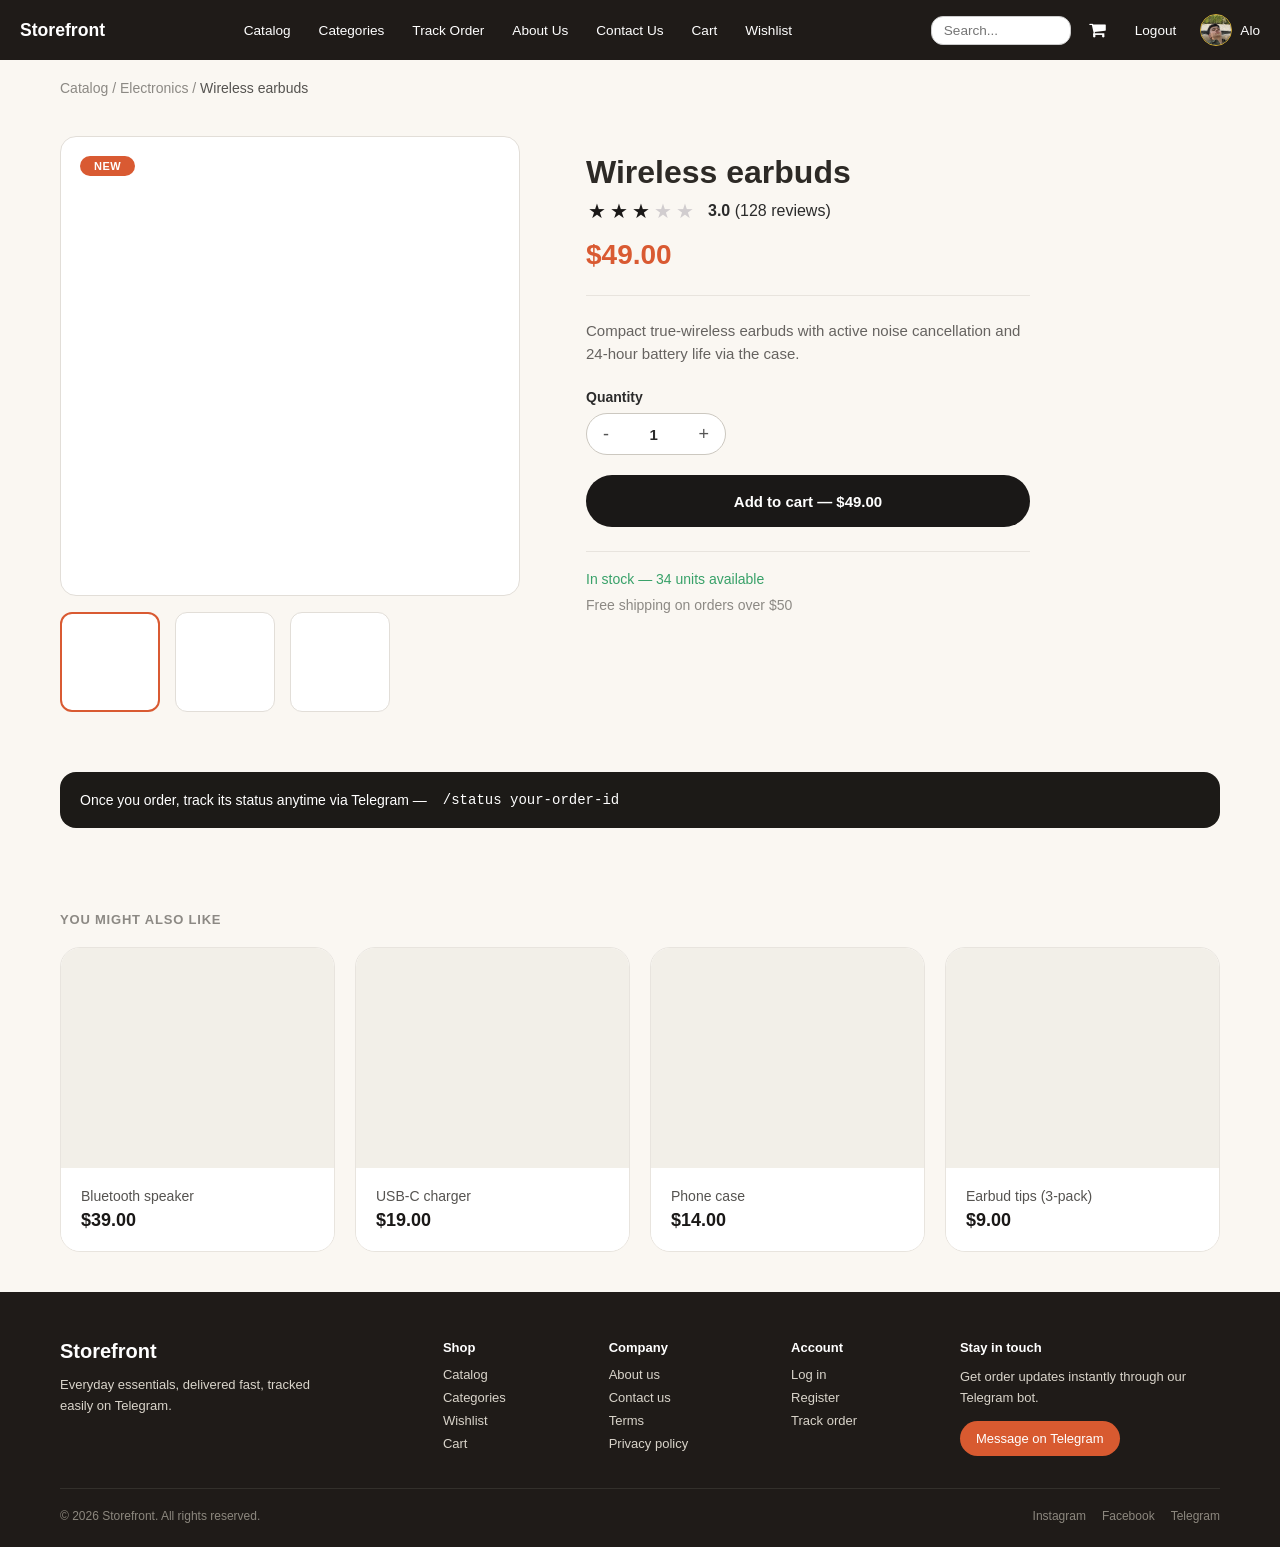
<file: product.html>
<!DOCTYPE html>
<html lang="en">
<head>
    <meta charset="UTF-8">
    <meta name="viewport" content="width=device-width, initial-scale=1.0">
    <title>Ecommerce Storefront</title>
    <link rel="stylesheet" href="style.css">
    <link rel="stylesheet" href="https://cdnjs.cloudflare.com/ajax/libs/font-awesome/4.7.0/css/font-awesome.min.css">
</head>
<body>
    <nav class="navbar">
        <h4 class="logo">Storefront</h4>
        
        <ul class="nav-menu">
            <li><a href="#">Catalog</a></li>
            <li><a href="#">Categories</a></li>
            <li><a href="#">Track Order</a></li>
            <li><a href="#">About Us</a></li>
            <li><a href="#">Contact Us</a></li>
            <li><a href="#">Cart</a></li>
            <li><a href="#">Wishlist</a></li>
        </ul>
        
        <div class="nav-actions">
            <form class="search-form" action="#" method="get">
                <input type="search" name="search" placeholder="Search..." aria-label="Search items">
            </form>

            <a href="#" class="cart-icon" aria-label="View Cart">
                <i class="fa fa-shopping-cart"></i>
            </a>

            <ul class="nav-menu auth-menu">
                <!-- <li><a href="#">Register</a></li>
                <li><a href="#">Login</a></li> -->
                <li><a href="#">Logout</a></li>
            </ul>

            <a href="#" class="user-profile">
                <div class="avatar-circle avatar-sm">
                    <img src="me.jpg" alt="User avatar">
                </div>
                <span class="user-name">Alo</span>
            </a>
        </div>
    </nav>

    <main class="hero-section">
        <section class="section-category">
            <nav class="breadcrumbs">
              <span>Catalog</span> / <span>Electronics</span> / <span class="active">Wireless earbuds</span>
            </nav>
          
            <div class="category-product">
              
              <div class="product-gallery">
                <div class="main-image-wrapper">
                  <span class="badge-new">NEW</span>
                  <div class="category-img"></div>
                </div>
          
                <div class="thumbnails">
                    <div class="thumb active" data-image="me.jpg"></div>
                    <div class="thumb" data-image="me.jpg"></div>
                    <div class="thumb" data-image="me.jpg"></div>
                </div>
              </div>
          
              <div class="product-info">
                <h1 class="product-title">Wireless earbuds</h1>
                
                <div class="product-rating">
                    <div class="star-rating" role="radiogroup" aria-label="Product rating">
                    <input type="radio" id="star5" name="rating" value="5">
                    <label for="star5" title="5 stars">★</label>
                
                    <input type="radio" id="star4" name="rating" value="4">
                    <label for="star4" title="4 stars">★</label>
                
                    <input type="radio" id="star3" name="rating" value="3" checked>
                    <label for="star3" title="3 stars">★</label>
                
                    <input type="radio" id="star2" name="rating" value="2">
                    <label for="star2" title="2 stars">★</label>
                
                    <input type="radio" id="star1" name="rating" value="1">
                    <label for="star1" title="1 star">★</label>
                    </div>
                    
                    <span class="rating-text"><strong id="rating-number">3.0</strong> (128 reviews)</span>
                </div>
          
                <div class="product-price">$49.00</div>
          
                <p class="product-description">
                  Compact true-wireless earbuds with active noise cancellation and 24-hour battery life via the case.
                </p>
          
                <div class="quantity-selector">
                    <label>Quantity</label>
                    <div class="quantity-controls">
                    <button type="button" id="btn-decrease">-</button>
                    <span id="quantity-val">1</span>
                    <button type="button" id="btn-increase">+</button>
                    </div>
                </div>
                
                <button type="button" class="btn-add-to-cart" id="add-to-cart-btn">
                    Add to cart — $49.00
                </button>
          
                <div class="shipping-info">
                  <p class="stock-status">In stock — 34 units available</p>
                  <p class="shipping-status">Free shipping on orders over $50</p>
                </div>
              </div>
          
            </div>
          
            <div class="telegram-banner">
              Once you order, track its status anytime via Telegram — <span>/status your-order-id</span>
            </div>
        </section>
        <section class="related-section">
            <h2 class="related-title">YOU MIGHT ALSO LIKE</h2>
          
            <div class="related-grid">
              <div class="related-card">
                <div class="card-image"></div>
                <div class="card-info">
                  <h3 class="card-name">Bluetooth speaker</h3>
                  <p class="card-price">$39.00</p>
                </div>
              </div>
          
              <div class="related-card">
                <div class="card-image"></div>
                <div class="card-info">
                  <h3 class="card-name">USB-C charger</h3>
                  <p class="card-price">$19.00</p>
                </div>
              </div>
          
              <div class="related-card">
                <div class="card-image"></div>
                <div class="card-info">
                  <h3 class="card-name">Phone case</h3>
                  <p class="card-price">$14.00</p>
                </div>
              </div>
          
              <div class="related-card">
                <div class="card-image"></div>
                <div class="card-info">
                  <h3 class="card-name">Earbud tips (3-pack)</h3>
                  <p class="card-price">$9.00</p>
                </div>
              </div>
            </div>
        </section>
    </main>

    <footer class="footer">
        <div class="footer-container">
      
          <div class="footer-col footer-col-brand">
            <div class="footer-logo">Storefront</div>
            <p class="footer-text">Everyday essentials, delivered fast, tracked easily on Telegram.</p>
          </div>
      
          <div class="footer-col">
            <h5 class="footer-heading">Shop</h5>
            <a href="/catalog" class="footer-link">Catalog</a>
            <a href="/categories" class="footer-link">Categories</a>
            <a href="/wishlist" class="footer-link">Wishlist</a>
            <a href="/cart" class="footer-link">Cart</a>
          </div>
      
          <div class="footer-col">
            <h5 class="footer-heading">Company</h5>
            <a href="/about" class="footer-link">About us</a>
            <a href="/contact" class="footer-link">Contact us</a>
            <a href="/terms" class="footer-link">Terms</a>
            <a href="/privacy" class="footer-link">Privacy policy</a>
          </div>
      
          <div class="footer-col">
            <h5 class="footer-heading">Account</h5>
            <a href="/login" class="footer-link">Log in</a>
            <a href="/register" class="footer-link">Register</a>
            <a href="/orders" class="footer-link">Track order</a>
          </div>
      
          <div class="footer-col footer-col-cta">
            <h5 class="footer-heading">Stay in touch</h5>
            <p class="footer-text footer-text-spacing">Get order updates instantly through our Telegram bot.</p>
            <a href="https://t.me/storefront_support_bot" class="footer-btn">Message on Telegram</a>
          </div>
      
        </div>
      
        <div class="footer-bottom">
          <span class="footer-copy">&#169; 2026 Storefront. All rights reserved.</span>
          <div class="footer-socials">
            <a href="https://instagram.com">Instagram</a>
            <a href="https://facebook.com">Facebook</a>
            <a href="https://t.me">Telegram</a>
          </div>
        </div>
    </footer>

    <script>
        const thumbnails = document.querySelectorAll('.thumbnails .thumb');
        const mainImage = document.querySelector('.category-img');

        thumbnails.forEach(thumb => {
        thumb.addEventListener('click', function() {
            // Switch active outline
            document.querySelector('.thumb.active')?.classList.remove('active');
            this.classList.add('active');

            // Update main image source or background
            const imageUrl = this.getAttribute('data-image');
            if (imageUrl) {
            mainImage.style.backgroundImage = `url('${imageUrl}')`;
            }
        });
        });

        document.addEventListener('DOMContentLoaded', () => {
        /* --------------------------------------------------
        * 1. STAR RATING: Update rating number on click
        * -------------------------------------------------- */
        const ratingStars = document.querySelectorAll('.star-rating input[name="rating"]');
        const ratingNumber = document.getElementById('rating-number');

        ratingStars.forEach(star => {
            star.addEventListener('change', (e) => {
            const selectedRating = parseFloat(e.target.value).toFixed(1);
            ratingNumber.textContent = selectedRating;
            });
        });

        /* --------------------------------------------------
        * 2. QUANTITY CONTROLLER & DYNAMIC PRICE
        * -------------------------------------------------- */
        const basePrice = 49.00;
        let currentQuantity = 1;

        const qtyValue = document.getElementById('quantity-val');
        const btnDecrease = document.getElementById('btn-decrease');
        const btnIncrease = document.getElementById('btn-increase');
        const addToCartBtn = document.getElementById('add-to-cart-btn');

        function updateCartButton() {
            qtyValue.textContent = currentQuantity;
            const totalPrice = (basePrice * currentQuantity).toFixed(2);
            addToCartBtn.textContent = `Add to cart — $${totalPrice}`;
        }

        btnIncrease.addEventListener('click', () => {
            currentQuantity++;
            updateCartButton();
        });

        btnDecrease.addEventListener('click', () => {
            if (currentQuantity > 1) {
            currentQuantity--;
            updateCartButton();
            }
        });
        });
    </script>
</body>
</html>
</file>
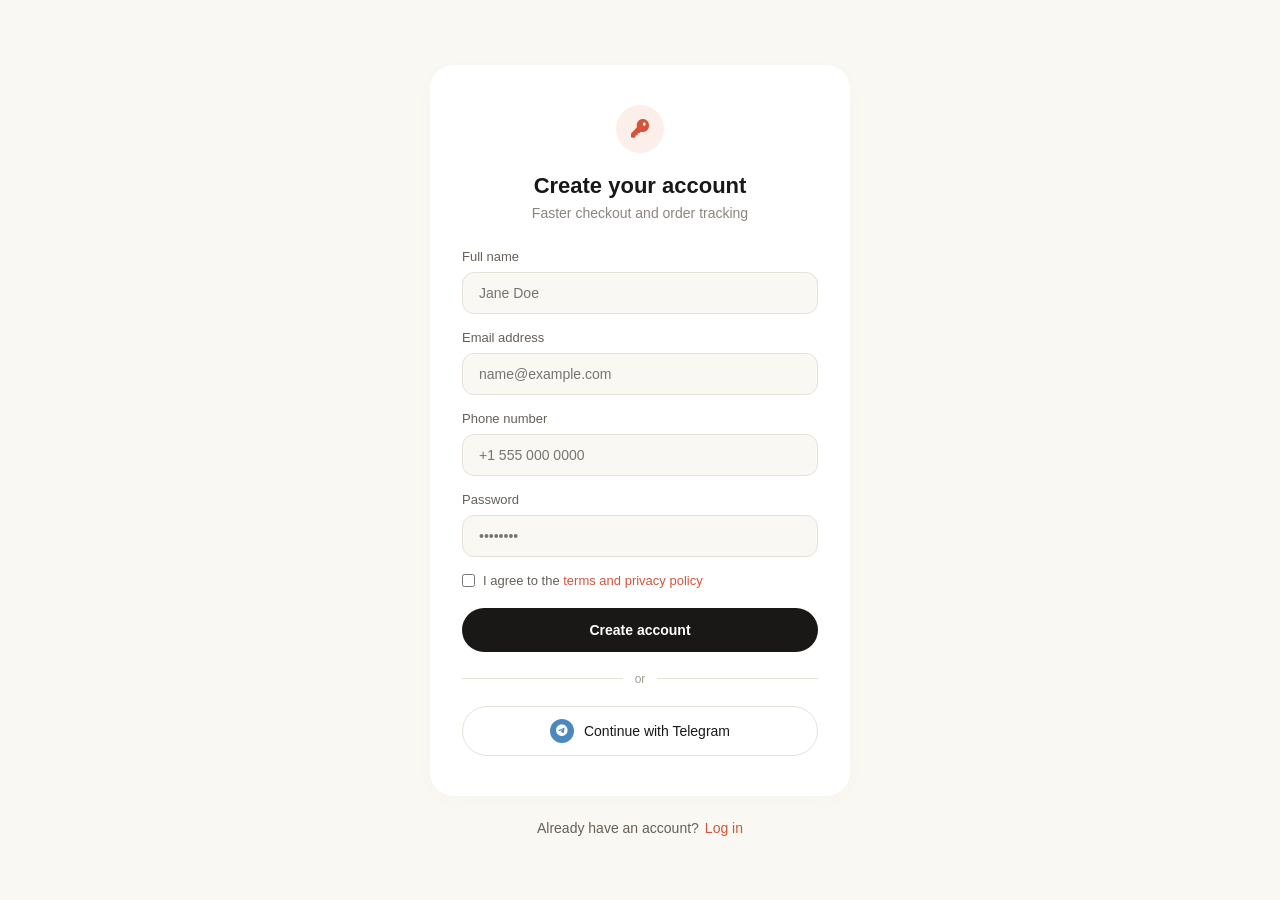
<file: register.html>
<!DOCTYPE html>
<html lang="en">
<head>
    <meta charset="UTF-8">
    <meta name="viewport" content="width=device-width, initial-scale=1.0">
    <title>Sign Up</title>
    <link rel="stylesheet" href="https://cdnjs.cloudflare.com/ajax/libs/font-awesome/6.5.1/css/all.min.css">
    <link rel="stylesheet" href="login.css">
</head>
<body>

    <div class="login-card">
        
        <div class="top-icon">
            <i class="fa-solid fa-key"></i>
        </div>

        <div class="welcome">
            <h2>Create your account</h2>
            <p>Faster checkout and order tracking</p>
        </div>

        <form class="login-form" action="#" method="post">
            <div class="form-group">
                <label for="name">Full name</label>
                <input type="text" id="name" name="name" placeholder="Jane Doe" required>
            </div>

            <div class="form-group">
                <label for="email">Email address</label>
                <input type="email" id="email" name="email" placeholder="name@example.com" required>
            </div>

            <div class="form-group">
                <label for="number">Phone number</label>
                <input type="tel" id="number" name="number" placeholder="+1 555 000 0000" required>
            </div>

            <div class="form-group">
                <label for="password">Password</label>
                <input type="password" id="password" name="password" placeholder="••••••••" required>
            </div>

            <div class="forgot-pass-container" style="display: flex; align-items: center; gap: 8px; text-align: left;">
                <input type="checkbox" id="terms" name="terms" required style="accent-color: #D3543A; cursor: pointer;">
                <label for="terms" style="font-size: 13px; color: #666056; cursor: pointer;">
                    I agree to the <a href="#" class="forgot-pass">terms and privacy policy</a>
                </label>
            </div>

            <button type="submit" class="login-btn">Create account</button>
        </form>

        <div class="divider">or</div>

        <a href="#" class="tg-btn">
            <span class="tg-icon"><i class="fa-brands fa-telegram"></i></span>
            <span>Continue with Telegram</span>
        </a>
    </div>

    <div class="register-text">
        <span>Already have an account?</span>
        <a href="#">Log in</a>
    </div>

</body>
</html>
</file>
<file: style.css>
* {
    box-sizing: border-box;
    margin: 0;
    padding: 0;
}

body {
    font-family: -apple-system, BlinkMacSystemFont, "Segoe UI", Roboto, sans-serif;
}

.navbar {
    background-color: #1F1B18;
    display: flex;
    justify-content: space-between;
    align-items: center;
    padding: 0 20px;
    height: 60px;
    width: 100%;
}

.logo {
    color: #ffffff;
    font-size: 1.1rem;
    font-weight: 700;
    white-space: nowrap;
}

.nav-menu {
    list-style: none;
    display: flex;
    align-items: center;
    justify-content: center;
    gap: 4px;
}

.nav-menu a {
    display: block;
    color: #ffffff;
    padding: 8px 12px;
    text-decoration: none;
    font-size: 0.85rem;
    border-radius: 4px;
    white-space: nowrap;
    transition: background-color 0.2s ease;
}

.nav-menu a:hover {
    background-color: #111111;
}

.nav-actions {
    display: flex;
    align-items: center;
    gap: 12px;
}

.search-form input {
    width: 140px;
    padding: 6px 12px;
    border-radius: 12px;
    border: 1px solid #ccc;
    outline: none;
    font-size: 0.85rem;
}

.search-form input:focus {
    border-color: #ffffff;
}

.cart-icon {
    color: #ffffff;
    font-size: 1.1rem;
    text-decoration: none;
    padding: 6px;
}

.user-profile {
    display: flex;
    align-items: center;
    gap: 8px;
    text-decoration: none;
}

.avatar-circle {
    border-radius: 50%;
    overflow: hidden;
    flex-shrink: 0;
    border: 1.5px solid #d4af37;
}

.avatar-sm {
    width: 32px;
    height: 32px;
}

.avatar-circle img {
    width: 100%;
    height: 100%;
    object-fit: cover;
}

.user-name {
    color: #ffffff;
    font-size: 0.85rem;
    font-weight: 500;
}

@media (max-width: 900px) {
    .navbar {
        height: auto;
        padding: 12px 16px;
        flex-direction: column;
        gap: 12px;
    }

    .nav-menu {
        flex-wrap: wrap;
        justify-content: center;
    }

    .nav-actions {
        width: 100%;
        justify-content: center;
        flex-wrap: wrap;
    }
}


.footer {
    background: #1F1B18;
    color: #D9D4CA;
    font-family: Arial, sans-serif;
    padding: 48px 60px 24px;
}

.footer-container {
    display: flex;
    flex-wrap: wrap;
    justify-content: space-between;
    gap: 32px;
    max-width: 1200px;
    margin: 0 auto;
}

.footer-col {
    display: flex;
    flex-direction: column;
}

.footer-col-brand {
    max-width: 280px;
}

.footer-col-cta {
    max-width: 260px;
}

.footer-logo {
    font-size: 20px;
    font-weight: bold;
    color: #FFFFFF;
    margin-bottom: 12px;
}

.footer-heading {
    font-size: 13px;
    font-weight: bold;
    color: #FFFFFF;
    margin: 0 0 12px 0;
}

.footer-text {
    font-size: 13px;
    line-height: 1.6;
    margin: 0;
}

.footer-text-spacing {
    margin-bottom: 12px;
}

.footer-link {
    display: block;
    font-size: 13px;
    color: #D9D4CA;
    text-decoration: none;
    margin-bottom: 8px;
    transition: color 0.2s ease;
}

.footer-link:last-child {
    margin-bottom: 0;
}

.footer-link:hover {
    color: #FFFFFF;
}

.footer-btn {
    display: inline-flex;
    align-items: center;
    gap: 8px;
    background: #D85A30;
    color: #FFFFFF;
    text-decoration: none;
    font-size: 13px;
    padding: 10px 16px;
    border-radius: 20px;
    width: fit-content;
    transition: background-color 0.2s ease;
}

.footer-btn:hover {
    background: #C44E28;
}

.footer-bottom {
    max-width: 1200px;
    margin: 32px auto 0;
    border-top: 1px solid #33302B;
    padding-top: 20px;
    display: flex;
    flex-wrap: wrap;
    justify-content: space-between;
    gap: 12px;
}
  
.footer-copy {
    font-size: 12px;
    color: #8C877E;
}

.footer-socials {
    display: flex;
    gap: 16px;
}

.footer-socials a {
    font-size: 12px;
    color: #8C877E;
    text-decoration: none;
    transition: color 0.2s ease;
}

.footer-socials a:hover {
    color: #D9D4CA;
}



/* index.html */


.hero-section {
    margin: 0;
    padding: 0;
    width: 100%;
    font-family: Arial, sans-serif;
    background-color: rgb(250, 248, 243);
}

.hero-content {
    background-color: #D85A30;
    color: #FFFFFF;
    display: flex;
    flex-direction: column;
    align-items: center;
    justify-content: center;
    padding: 60px 20px;
    text-align: center;
}

.hero-title {
    font-size: 2.25rem;
    font-weight: 700;
    margin: 0 0 12px 0;
    letter-spacing: -0.5px;
}

.hero-subtitle {
    font-size: 1.05rem;
    margin: 0 0 28px 0;
    opacity: 0.95;
}

.hero-btn {
    display: inline-flex;
    align-items: center;
    justify-content: center;
    background-color: #1F1B18;
    color: #FFFFFF;
    text-decoration: none;
    font-size: 0.95rem;
    font-weight: 600;
    padding: 12px 42px;
    border-radius: 25px;
    transition: background-color 0.2s ease;
}

.hero-btn:hover {
    background-color: #332D28;
}

.features-bar {
    background-color: rgb(234, 243, 222);
    display: flex;
    justify-content: space-around;
    align-items: center;
    flex-wrap: wrap;
    padding: 18px 20px;
    gap: 16px;
}

.feature-item {
    color: rgb(94, 114, 44);
    font-size: 0.9rem;
    font-weight: 600;
    text-align: center;
}

.shop-category {
    padding: 40px 60px;
}

.category-heading {
    font-size: 13px;
    font-weight: 700;
    color: #8C877E;
    letter-spacing: 0.5px;
    margin-bottom: 20px;
    text-transform: uppercase;
}

.category {
    display: flex;
    gap: 16px;
    width: 100%;
}

.category-card {
    flex: 1; 
    display: flex;
    flex-direction: column; 
    align-items: center;
    justify-content: center; 
    background-color: #FFFFFF;
    border: 1px solid #EAE6DF;
    border-radius: 16px;
    padding: 32px 16px;
    text-decoration: none;
    color: #1F1B18;
    transition: transform 0.2s ease, box-shadow 0.2s ease;
}

.category-card:hover {
    transform: translateY(-2px);
    box-shadow: 0 4px 12px rgba(0, 0, 0, 0.05);
}

.category-card h3 {
    font-size: 14px;
    font-weight: 600;
    margin: 0;
}

.category-icon {
    width: 48px;
    height: 48px;
    border-radius: 50%;
    display: flex;
    align-items: center;
    justify-content: center;
    font-size: 18px;
    margin-bottom: 12px;
}

.icon-peach {
    background-color: #FAECE7;
    color: #D85A30;
}

.icon-mint {
    background-color: #EEF4EA;
    color: #2D5033;
}



.features {
    padding: 30px 60px;
    font-family: -apple-system, BlinkMacSystemFont, "Segoe UI", Roboto, Helvetica, Arial, sans-serif;
}

.features-heading {
    font-size: 13px;
    font-weight: 700;
    color: #8C877E;
    letter-spacing: 0.5px;
    margin-bottom: 20px;
    text-transform: uppercase;
}

.features-grid {
    display: flex;
    gap: 20px;
    width: 100%;
}

.product-card {
    flex: 1;
    background-color: #FFFFFF;
    border: 1px solid #EAE6DF;
    border-radius: 20px;
    overflow: hidden;
    display: flex;
    flex-direction: column;
    transition: transform 0.2s ease, box-shadow 0.2s ease;
}

.product-card:hover {
    transform: translateY(-3px);
    box-shadow: 0 6px 16px rgba(0, 0, 0, 0.06);
}

.product-image-box {
    position: relative;
    background-color: #F4F1EA;
    height: 180px;
    display: flex;
    align-items: center;
    justify-content: center;
    overflow: hidden;
}

.product-image {
    max-width: 80%;
    max-height: 80%;
    object-fit: contain;
}

.badge {
    position: absolute;
    top: 14px;
    left: 14px;
    font-size: 11px;
    font-weight: 700;
    color: #FFFFFF;
    padding: 4px 10px;
    border-radius: 12px;
    line-height: 1;
    text-transform: uppercase;
}

.badge-new {
    background-color: #D95338; 
}

.badge-discount {
    background-color: #109173;
}

.product-info {
    padding: 18px;
    display: flex;
    flex-direction: column;
    text-align: left;
}

.product-title {
    font-size: 15px;
    font-weight: 500;
    color: #2D2A26;
    margin: 0 0 6px 0;
}

.product-price {
    font-size: 17px;
    font-weight: 700;
    color: #111111;
    margin: 0 0 16px 0;
}

.add-to-cart-btn {
    width: 100%;
    padding: 10px 0;
    background-color: #1A1817;
    color: #FFFFFF;
    font-size: 12px;
    font-weight: 600;
    border: none;
    border-radius: 20px;
    cursor: pointer;
    transition: background-color 0.2s ease;
}

.add-to-cart-btn:hover {
    background-color: #33302D;
}


.telegram-banner {
    margin-top: 30px;
    font-family: -apple-system, BlinkMacSystemFont, "Segoe UI", Roboto, Helvetica, Arial, sans-serif;
}

/* Card Container */
.telegram {
    display: flex;
    align-items: center;
    gap: 16px;
    background-color: #1C1A17; /* Dark charcoal background */
    border-radius: 20px;
    padding: 20px 24px;
    width: 100%;
    box-sizing: border-box;
}

/* Icon Badge */
.tg-icon {
    width: 40px;
    height: 40px;
    border-radius: 50%;
    background-color: #109173; /* Emerald green */
    color: #FFFFFF;
    display: flex;
    align-items: center;
    justify-content: center;
    flex-shrink: 0;
}

/* Text Container */
.tg-content {
    display: flex;
    flex-direction: column;
    gap: 4px;
}

/* Heading */
.tg-content h4 {
    margin: 0;
    font-size: 15px;
    font-weight: 600;
    color: #F5F2EC;
}

/* Subtitle */
.tg-content p {
    margin: 0;
    font-size: 13px;
    font-weight: 400;
    color: #9E9A93;
}








/* product.html */

/* Container & Base Layout */
.section-category {
    padding: 20px 60px;
    background-color: #faf7f2;
    font-family: -apple-system, BlinkMacSystemFont, "Segoe UI", Roboto, Helvetica, Arial, sans-serif;
    color: #2b2b2b;
  }
  
  /* Breadcrumbs */
  .breadcrumbs {
    font-size: 14px;
    color: #8c8984;
    margin-bottom: 20px;
  }
  
  .breadcrumbs .active {
    color: #555350;
  }
  
.category-product {
    display: flex;
    justify-content: flex-start; 
    align-items: flex-start;
    gap: 48px;
    width: 100%;
    max-width: 1200px;
    margin: 0 auto;
    padding-top: 20px;
    padding-bottom: 40px;
  }
  
  .product-gallery {
    width: 460px;
    flex-shrink: 0;
    display: flex;
    flex-direction: column;
    gap: 16px;
  }
  
  .main-image-wrapper {
    position: relative;
    width: 100%;
    height: 460px;
  }
  
  .category-img {
    width: 100%;
    height: 100%;
    border-radius: 16px;
    background-color: #ffffff;
    border: 1px solid #e2ded8;
    object-fit: cover;
  }
  
  .product-info {
    flex: 1;
    max-width: 480px;
  }
  
  .badge-new {
    position: absolute;
    top: 20px;
    left: 20px;
    background-color: #d95a32;
    color: #ffffff;
    font-size: 11px;
    font-weight: 700;
    padding: 4px 14px;
    border-radius: 20px;
    letter-spacing: 0.5px;
    z-index: 10;
  }
  
  .thumbnails {
    display: flex;
    gap: 15px;
  }
  
  .thumb {
    width: 100px;
    height: 100px;
    border-radius: 12px;
    background-color: #ffffff;
    border: 1px solid #e2ded8;
    cursor: pointer;
  }
  
  .thumb.active {
    border: 2px solid #d95a32;
  }
  
  /* Right Column: Details */
  .product-info {
    flex: 1;
    max-width: 480px;
  }
  
  .product-title {
    font-size: 32px;
    font-weight: 700;
    margin: 0 0 8px 0;
  }
  
  .product-rating {
    display: flex;
    align-items: center;
    gap: 12px;
    margin-bottom: 16px;
  }
  
  /* Interactive Stars Wrapper */
  .star-rating {
    display: inline-flex;
    flex-direction: row-reverse; /* Reverses order so CSS sibling selectors (~ ) work backwards */
    font-size: 20px;
    cursor: pointer;
  }
  
  /* Hide actual radio inputs visually */
  .star-rating input[type="radio"] {
    display: none;
  }
  
  /* Base Star Style (Unselected) */
  .star-rating label {
    color: #d1cdcf; /* Unselected state */
    padding: 0 2px;
    cursor: pointer;
    transition: opacity 0.15s ease, transform 0.1s ease;
  }
  
  /* Selected state and hover state */
  .star-rating label:hover,
  .star-rating label:hover ~ label,
  .star-rating input[type="radio"]:checked ~ label {
    color: #1a1817; /* High-contrast active star color matching your UI */
  }
  
  /* Subtle feedback effect on click/hover */
  .star-rating label:hover {
    transform: scale(1.15);
  }
  
  .product-price {
    font-size: 28px;
    font-weight: 700;
    color: #d95a32;
    margin-bottom: 24px;
    padding-bottom: 24px;
    border-bottom: 1px solid #e8e4de;
  }
  
  .product-description {
    font-size: 15px;
    line-height: 1.5;
    color: #666360;
    margin-bottom: 24px;
  }
  
  /* Quantity Selector */
  .quantity-selector {
    margin-bottom: 20px;
  }
  
  .quantity-selector label {
    display: block;
    font-size: 14px;
    font-weight: 700;
    margin-bottom: 8px;
  }
  
  .quantity-controls {
    display: inline-flex;
    align-items: center;
    justify-content: space-between;
    width: 140px;
    height: 42px;
    border: 1px solid #ccc8c0;
    border-radius: 25px;
    padding: 0 16px;
    background-color: #ffffff;
  }
  
  .quantity-controls button {
    background: none;
    border: none;
    font-size: 18px;
    color: #555;
    cursor: pointer;
  }
  
  .quantity-controls span {
    font-size: 15px;
    font-weight: 600;
  }
  
  /* Buttons & CTA */
  .btn-add-to-cart {
    width: 100%;
    height: 52px;
    background-color: #1a1817;
    color: #ffffff;
    border: none;
    border-radius: 30px;
    font-size: 15px;
    font-weight: 600;
    cursor: pointer;
    margin-bottom: 24px;
    transition: opacity 0.2s ease;
  }
  
  .btn-add-to-cart:hover {
    opacity: 0.9;
  }
  
  /* Shipping & Stock Info */
  .shipping-info {
    border-top: 1px solid #e8e4de;
    padding-top: 16px;
    font-size: 14px;
    line-height: 1.6;
  }
  
  .stock-status {
    color: #38a169;
    margin: 0;
  }
  
  .shipping-status {
    color: #8c8984;
    margin: 4px 0 0 0;
  }
  
  /* Bottom Banner */
  .telegram-banner {
    margin-top: 20px;
    background-color: #1a1817;
    color: #ffffff;
    padding: 20px 30px;
    border-radius: 15px;
    font-size: 14px;
  }
  
  .telegram-banner span {
    font-family: monospace;
  }

  /* Related Products Section */
.related-section {
    padding: 40px 60px;
    background-color: #faf7f2;
    font-family: -apple-system, BlinkMacSystemFont, "Segoe UI", Roboto, Helvetica, Arial, sans-serif;
  }
  
  .related-title {
    font-size: 13px;
    font-weight: 700;
    color: #8c8984;
    letter-spacing: 0.8px;
    text-transform: uppercase;
    margin: 0 0 20px 0;
  }
  
  /* Grid Layout */
  .related-grid {
    display: grid;
    grid-template-columns: repeat(4, 1fr);
    gap: 20px;
  }
  
  /* Product Card */
  .related-card {
    background-color: #ffffff;
    border-radius: 20px;
    border: 1px solid #e8e4de;
    overflow: hidden;
    display: flex;
    flex-direction: column;
    transition: transform 0.2s ease, box-shadow 0.2s ease;
    cursor: pointer;
  }
  
  .related-card:hover {
    transform: translateY(-3px);
    box-shadow: 0 6px 16px rgba(0, 0, 0, 0.05);
  }
  
  /* Card Image Placeholder */
  .card-image {
    width: 100%;
    height: 220px;
    background-color: #f2efe8;
    object-fit: cover;
  }
  
  /* Card Details */
  .card-info {
    padding: 20px;
    display: flex;
    flex-direction: column;
    gap: 6px;
    background-color: #ffffff;
  }
  
  .card-name {
    font-size: 14px;
    font-weight: 500;
    color: #555350;
    margin: 0;
  }
  
  .card-price {
    font-size: 18px;
    font-weight: 700;
    color: #1a1817;
    margin: 0;
  }
  
  /* Responsive Scaling for Smaller Screens */
  @media (max-width: 900px) {
    .related-grid {
      grid-template-columns: repeat(2, 1fr);
    }
  }
  
  @media (max-width: 500px) {
    .related-grid {
      grid-template-columns: 1fr;
    }
    .related-section {
      padding: 20px;
    }
  }






/* about.html */
.story h4{
  color: rgb(148, 139, 127);
}
.story-p {
  padding-top: 20px;
  color: rgb(103, 100, 102);
}

.stats {
  display: flex;
  justify-content: space-between;
  align-items: center;
  gap: 20px;
  padding-top: 40px;
  width: 100%;
}

.stat-card {
  flex: 1;
  background-color: #ffffff;
  border: 1px solid #e2ded4;
  border-radius: 16px;
  padding: 32px 16px;
  text-align: center;
  box-shadow: 0 2px 4px rgba(0, 0, 0, 0.02);
  transition: transform 0.2s ease, box-shadow 0.2s ease;
}

.stat-card:hover {
  transform: translateY(-3px);
  box-shadow: 0 6px 16px rgba(0, 0, 0, 0.05);
}

.stat-card h1 {
  font-size: 2.2rem;
  font-weight: 700;
  color: #d9532f; 
  margin-bottom: 8px;
}

.stat-card h5 {
  font-size: 0.95rem;
  font-weight: 400;
  color: #8c857b;
  margin: 0;
}




/* contact_us */

.contact-section {
  background-color: #FAF8F3;
  padding: 60px 80px;
}

.contact-heading {
  font-size: 32px;
  font-weight: 700;
  color: #1a1a1a;
  margin-bottom: 8px;
}

.contact-subheading {
  color: #736d65;
  font-size: 15px;
  margin-bottom: 30px;
}

/* Main Layout */
.main-contact {
  display: flex;
  gap: 30px;
  max-width: 1200px;
}

/* Form Container */
.contact-send-message {
  flex: 1;
  background-color: #FFFFFF;
  border-radius: 20px;
  padding: 40px;
  box-shadow: 0 4px 20px rgba(0, 0, 0, 0.02);
}

.form-group {
  margin-bottom: 20px;
}

.form-group label {
  display: block;
  color: #666056;
  font-size: 14px;
  margin-bottom: 8px;
  font-weight: 500;
}

/* Form Controls */
.form-input {
  width: 100%;
  padding: 12px 16px;
  border-radius: 12px;
  border: 1px solid #E6E1D6;
  background-color: #FAF8F3;
  font-size: 14px;
  color: #1a1a1a;
  outline: none;
  transition: border-color 0.2s;
}

.form-input:focus {
  border-color: #1a1a1a;
}

.message-box {
  resize: vertical;
  min-height: 120px;
}

/* Submit Button */
.submit-btn {
  width: 100%;
  background-color: #1A1817;
  color: #FFFFFF;
  border: none;
  padding: 16px;
  border-radius: 30px;
  font-size: 15px;
  font-weight: 500;
  cursor: pointer;
  margin-top: 10px;
  transition: background-color 0.2s;
}

.submit-btn:hover {
  background-color: #33302c;
}

/* Right Sidebar */
.contacts {
  width: 380px;
  display: flex;
  flex-direction: column;
  gap: 20px;
}

/* Dark Contact Card */
.contact-inner {
  background-color: #1A1817;
  color: #FFFFFF;
  border-radius: 20px;
  padding: 30px;
  display: flex;
  flex-direction: column;
  gap: 24px;
}

.info-item {
  display: flex;
  align-items: center;
  gap: 16px;
}

.icon-circle {
  width: 42px;
  height: 42px;
  border-radius: 50%;
  display: flex;
  align-items: center;
  justify-content: center;
  font-size: 18px;
  color: #FFFFFF;
}

/* Icon Colors matching design */
.icon-email {
  background-color: #D3543A;
}

.icon-telegram {
  background-color: #2D8C68;
}

.icon-phone {
  background-color: #D3543A;
}

.info-text h4 {
  font-size: 15px;
  font-weight: 600;
  margin-bottom: 2px;
}

.info-text p {
  font-size: 13px;
  color: #A39E93;
}

/* Support Hours Card */
.working-hours {
  background-color: #FFFFFF;
  border-radius: 20px;
  padding: 30px;
  box-shadow: 0 4px 20px rgba(0, 0, 0, 0.02);
}

.working-hours h4 {
  font-size: 16px;
  font-weight: 600;
  color: #1a1a1a;
  margin-bottom: 16px;
}

.working-hours p {
  font-size: 14px;
  color: #666056;
  margin-bottom: 8px;
}

.working-hours p:last-child {
  margin-bottom: 0;
}









/* checkout.html */
.checkout-main {
    max-width: 1000px;
    margin: 40px auto;
    padding: 0 20px;
}

.checkout-title {
    font-size: 28px;
    font-weight: 700;
    margin-bottom: 24px;
}

/* Two-column Layout */
.checkout-grid {
    display: grid;
    grid-template-columns: 1fr 340px;
    gap: 24px;
    align-items: start;
}

/* Left Card */
.checkout-card {
    background: #FFFFFF;
    border-radius: 16px;
    padding: 32px;
    box-shadow: 0 2px 10px rgba(0, 0, 0, 0.02);
}

.section-title {
    font-size: 16px;
    font-weight: 700;
    margin-bottom: 20px;
}

.divider {
    border: none;
    border-top: 1px solid #EAE6DF;
    margin: 28px 0;
}

/* Items Section */
.cart-item {
  display: flex;
  align-items: flex-start;
  gap: 16px;
  padding-bottom: 20px;
  margin-bottom: 20px;
  border-bottom: 1px solid #EAE6DF;
}

.item-thumb {
  width: 64px;
  height: 64px;
  background-color: #F3EFE6;
  border-radius: 12px;
  flex-shrink: 0;
}

.item-details {
  display: flex;
  flex-direction: column;
  flex-grow: 1;
}

.item-name {
  font-size: 15px;
  font-weight: 600;
  color: #1A1817;
}

.item-unit-price {
  font-size: 13px;
  color: #8C857B;
  margin-top: 4px;
  margin-bottom: 10px;
}

/* Quantity Selector Pill */
.qty-picker {
  display: inline-flex;
  align-items: center;
  justify-content: space-between;
  width: 90px;
  padding: 4px 10px;
  border: 1px solid #EAE6DF;
  border-radius: 20px;
  background-color: #FAF8F3;
}

.qty-btn {
  background: none;
  border: none;
  font-size: 14px;
  color: #8C857B;
  cursor: pointer;
  padding: 0 4px;
  line-height: 1;
}

.qty-btn:hover {
  color: #1A1817;
}

.qty-val {
  font-size: 13px;
  font-weight: 600;
  color: #1A1817;
}

/* Price & Remove Actions (Right Column) */
.item-right {
  display: flex;
  flex-direction: column;
  align-items: flex-end;
  justify-content: space-between;
  height: 64px;
}

.item-price {
  font-size: 15px;
  font-weight: 700;
  color: #1A1817;
}

.remove-btn {
  font-size: 13px;
  color: #E07A5F;
  text-decoration: none;
  font-weight: 500;
  transition: opacity 0.2s ease;
}

.remove-btn:hover {
  opacity: 0.8;
}

/* Delivery Form Section */
.delivery-form {
    display: flex;
    flex-direction: column;
    gap: 16px;
}

.form-group {
    display: flex;
    flex-direction: column;
    gap: 6px;
    width: 100%;
}

.form-row {
    display: flex;
    gap: 16px;
}

.form-group label {
    font-size: 12px;
    color: #8C857B;
    font-weight: 500;
}

.form-group input {
    padding: 12px 16px;
    border-radius: 10px;
    border: 1px solid #EAE6DF;
    background-color: #FAF8F3;
    font-size: 14px;
    color: #1A1817;
    outline: none;
}

.form-group input:focus {
    border-color: #1A1817;
}

/* Payment Options */
.payment-options {
    display: flex;
    gap: 16px;
}

.payment-btn {
    flex: 1;
    padding: 16px;
    border-radius: 12px;
    border: 1px solid #EAE6DF;
    background: #FFFFFF;
    text-align: center;
    cursor: pointer;
    font-size: 14px;
    font-weight: 500;
}

.payment-btn input[type="radio"] {
    display: none;
}

.payment-btn.active {
    background-color: #FDF1ED;
    border-color: #E07A5F;
    color: #1A1817;
}

/* Right Sidebar: Order Summary Card */
.checkout-sidebar {
    display: flex;
    flex-direction: column;
    gap: 16px;
}

.summary-card {
    background: #FFFFFF;
    border-radius: 16px;
    padding: 24px;
    box-shadow: 0 2px 10px rgba(0, 0, 0, 0.02);
}

.summary-title {
    font-size: 16px;
    font-weight: 700;
    margin-bottom: 20px;
}

.summary-row {
    display: flex;
    justify-content: space-between;
    font-size: 13px;
    color: #8C857B;
    margin-bottom: 12px;
}

.summary-row.total-row {
    margin-top: 24px;
    margin-bottom: 24px;
    font-size: 16px;
    font-weight: 700;
    color: #1A1817;
}

.total-price {
    color: #E07A5F;
    font-size: 18px;
}

.btn-primary {
    width: 100%;
    background-color: #1C1A17;
    color: #FFFFFF;
    border: none;
    padding: 14px;
    border-radius: 24px;
    font-size: 14px;
    font-weight: 600;
    cursor: pointer;
}

.btn-primary:hover {
    background-color: #33302B;
}

.terms-text {
    font-size: 11px;
    color: #A39E93;
    text-align: center;
    margin-top: 14px;
}

/* Info Box */
.info-card {
    background-color: #1C1A17;
    color: #FFFFFF;
    border-radius: 16px;
    padding: 20px;
}

.info-card h4 {
    font-size: 14px;
    font-weight: 600;
    margin-bottom: 8px;
}

.info-card p {
    font-size: 12px;
    color: #C2BBB0;
    line-height: 1.5;
}

.info-card code {
    color: #FFFFFF;
}

/* Responsive adjustments */
@media (max-width: 768px) {
    .checkout-grid {
        grid-template-columns: 1fr;
    }
    .form-row {
        flex-direction: column;
    }
}









/* 404.html */

:root {
  --bg-main: #f8f6f0;
  --text-dark: #1c1917;
  --text-muted: #78716c;
  --accent-orange: #d95d39;
  --peach-bg: #fde8e0;
  --mint-bg: #d1ebd9;
  --card-bg: #ffffff;
  --dark-banner: #1c1917;
}

body {
  background-color: var(--bg-main);
  font-family: -apple-system, BlinkMacSystemFont, "Segoe UI", Roboto, sans-serif;
}

.error-container {
  max-width: 640px;
  margin: 60px auto;
  padding: 0 20px;
  text-align: center;
  display: flex;
  flex-direction: column;
  align-items: center;
}

.error-icon-circle {
  width: 64px;
  height: 64px;
  background-color: var(--peach-bg);
  color: var(--accent-orange);
  border-radius: 50%;
  display: flex;
  align-items: center;
  justify-content: center;
  font-size: 28px;
  margin-bottom: 24px;
}

.error-code {
  color: var(--accent-orange);
  font-weight: 700;
  font-size: 13px;
  letter-spacing: 1.5px;
  text-transform: uppercase;
  margin-bottom: 8px;
}

.error-heading {
  font-size: 32px;
  font-weight: 800;
  color: var(--text-dark);
  margin: 0 0 12px 0;
}

.error-subtext {
  color: var(--text-muted);
  font-size: 15px;
  margin: 0 0 32px 0;
}

.error-search-form {
  display: flex;
  width: 100%;
  max-width: 480px;
  gap: 8px;
  margin-bottom: 32px;
}

.error-search-form input {
  flex: 1;
  padding: 12px 18px;
  border: 1px solid #e7e5e4;
  border-radius: 24px;
  background-color: rgba(255, 255, 255, 0.6);
  font-size: 14px;
  outline: none;
}

.btn-search {
  background-color: var(--text-dark);
  color: #ffffff;
  border: none;
  padding: 12px 24px;
  border-radius: 24px;
  font-weight: 600;
  cursor: pointer;
}

.shortcuts-grid {
  display: grid;
  grid-template-columns: repeat(4, 1fr);
  gap: 12px;
  width: 100%;
  margin-bottom: 32px;
}

.shortcut-card {
  background-color: var(--card-bg);
  border-radius: 16px;
  padding: 20px 12px;
  text-decoration: none;
  display: flex;
  flex-direction: column;
  align-items: center;
  gap: 12px;
  box-shadow: 0 2px 4px rgba(0,0,0,0.02);
}

.shortcut-icon {
  width: 40px;
  height: 40px;
  border-radius: 50%;
  display: flex;
  align-items: center;
  justify-content: center;
  font-size: 18px;
}

.icon-mint { background-color: var(--mint-bg); color: #2d6a4f; }
.icon-peach { background-color: var(--peach-bg); color: var(--accent-orange); }

.shortcut-label {
  color: var(--text-dark);
  font-weight: 700;
  font-size: 13px;
}

.telegram-banner {
  background-color: var(--dark-banner);
  color: #ffffff;
  border-radius: 16px;
  padding: 16px 20px;
  display: flex;
  align-items: center;
  gap: 16px;
  width: 100%;
  box-sizing: border-box;
  text-align: left;
}

.telegram-icon-circle {
  width: 36px;
  height: 36px;
  background-color: rgba(255, 255, 255, 0.1);
  border-radius: 50%;
  display: flex;
  align-items: center;
  justify-content: center;
  flex-shrink: 0;
}

.telegram-text {
  margin: 0;
  font-size: 13px;
  color: #d6d3d1;
  line-height: 1.4;
}

.telegram-text strong {
  color: #ffffff;
}







/* order_confirmation.html */
.order-confirmation-container {
  max-width: 620px;
  margin: 0 auto;
  text-align: center;
}

/* Header Section */
.status-icon-wrapper {
  width: 48px;
  height: 48px;
  background-color: #d1f2e2;
  border-radius: 50%;
  display: inline-flex;
  align-items: center;
  justify-content: center;
  margin-bottom: 16px;
}

.status-icon {
  color: #10b981;
  font-size: 20px;
  font-weight: bold;
}

.order-title {
  font-size: 28px;
  font-weight: 700;
  margin: 0 0 8px 0;
  color: #111111;
}

.order-subtitle {
  font-size: 14px;
  color: #666666;
  margin: 0 0 16px 0;
}

.order-number-badge {
  display: inline-block;
  background-color: #f0eee6;
  padding: 6px 14px;
  border-radius: 20px;
  font-size: 13px;
  font-weight: 600;
  color: #333333;
  margin-bottom: 24px;
}

/* Card Styles */
.card {
  background-color: #ffffff;
  border-radius: 16px;
  padding: 24px;
  margin-bottom: 16px;
  text-align: left;
  box-shadow: 0 2px 8px rgba(0, 0, 0, 0.02);
}

.card-label {
  font-size: 11px;
  font-weight: 700;
  letter-spacing: 0.8px;
  color: #888888;
  margin: 0 0 16px 0;
  text-transform: uppercase;
}

/* Items List */
.items-list {
  list-style: none;
  padding: 0;
  margin: 0;
}

.item-row {
  display: flex;
  justify-content: space-between;
  align-items: center;
  padding: 12px 0;
  border-bottom: 1px solid #f4f4f4;
}

.item-row:last-child {
  border-bottom: none;
  padding-bottom: 0;
}

.item-row:first-child {
  padding-top: 0;
}

.item-info {
  display: flex;
  align-items: center;
  gap: 12px;
}

.item-image-placeholder {
  width: 44px;
  height: 44px;
  background-color: #faf9f5;
  border-radius: 8px;
}

.item-name {
  font-weight: 600;
  font-size: 14px;
  color: #111111;
}

.item-quantity {
  font-size: 14px;
  color: #888888;
}

.item-price {
  font-weight: 600;
  font-size: 14px;
  color: #111111;
}

/* Two-Column Grid */
.grid-two-col {
  display: grid;
  grid-template-columns: 1fr 1fr;
  gap: 16px;
}

.delivery-address {
  font-style: normal;
  font-size: 13px;
  line-height: 1.6;
  color: #666666;
}

.delivery-address strong {
  color: #111111;
}

/* Order Summary */
.summary-row {
  display: flex;
  justify-content: space-between;
  font-size: 13px;
  color: #666666;
  margin-bottom: 8px;
}

.summary-divider {
  border: none;
  border-top: 1px solid #f4f4f4;
  margin: 12px 0;
}

.total-row {
  font-size: 15px;
  color: #111111;
  margin-bottom: 0;
}

.total-price {
  color: #e05638;
}

/* Telegram Callout */
.telegram-banner {
  background-color: #1c1a17;
  border-radius: 16px;
  padding: 20px;
  display: flex;
  align-items: center;
  gap: 16px;
  margin-bottom: 24px;
  text-align: left;
}

.telegram-icon-wrapper {
  width: 36px;
  height: 36px;
  background-color: rgba(255, 255, 255, 0.1);
  border-radius: 50%;
  display: flex;
  align-items: center;
  justify-content: center;
  color: #ffffff;
  font-size: 14px;
  flex-shrink: 0;
}

.telegram-text strong {
  display: block;
  color: #ffffff;
  font-size: 14px;
  margin-bottom: 2px;
}

.telegram-text p {
  margin: 0;
  color: #aaaaaa;
  font-size: 12px;
}

/* Action Buttons */
.action-buttons {
  display: flex;
  gap: 12px;
}

.btn {
  flex: 1;
  padding: 14px 20px;
  border-radius: 24px;
  font-size: 14px;
  font-weight: 600;
  text-decoration: none;
  text-align: center;
  box-sizing: border-box;
}

.btn-primary {
  background-color: #1c1a17;
  color: #ffffff;
}

.btn-secondary {
  background-color: #ffffff;
  color: #1c1a17;
  border: 1px solid #e5e5e5;
}

/* Mobile Responsiveness */
@media (max-width: 520px) {
  .grid-two-col {
      grid-template-columns: 1fr;
  }
  
  .action-buttons {
      flex-direction: column;
  }
}






/* order_detail.html */
/* Container Layout */
.order-details-container {
  max-width: 960px;
  margin: 40px auto;
  padding: 0 20px;
  box-sizing: border-box;
}

/* Breadcrumbs & Header */
.breadcrumb {
  font-size: 13px;
  color: #888888;
  margin-bottom: 12px;
}

.breadcrumb a {
  color: #666666;
  text-decoration: none;
}

.order-header {
  display: flex;
  justify-content: space-between;
  align-items: flex-start;
  margin-bottom: 24px;
}

.order-title {
  font-size: 32px;
  font-weight: 800;
  margin: 0 0 4px 0;
  color: #111111;
}

.order-date {
  font-size: 14px;
  color: #888888;
  margin: 0;
}

.badge-dispatched {
  background-color: #d1f2e2;
  color: #108e61;
  font-size: 13px;
  font-weight: 600;
  padding: 8px 16px;
  border-radius: 20px;
}

/* Grid Layout */
.order-grid {
  display: grid;
  grid-template-columns: 1fr 300px;
  gap: 20px;
}

/* Card Base */
.card {
  background-color: #ffffff;
  border-radius: 16px;
  padding: 24px;
  margin-bottom: 20px;
  box-shadow: 0 2px 8px rgba(0, 0, 0, 0.015);
}

.card-label {
  font-size: 11px;
  font-weight: 700;
  letter-spacing: 0.8px;
  color: #888888;
  margin: 0 0 20px 0;
  text-transform: uppercase;
}

/* Vertical Timeline */
.timeline {
  position: relative;
  padding-left: 8px;
}

.timeline-item {
  position: relative;
  display: flex;
  align-items: center;
  gap: 16px;
  padding-bottom: 28px;
}

.timeline-item:last-child {
  padding-bottom: 0;
}

/* Vertical connector line */
.timeline-item:not(:last-child)::before {
  content: '';
  position: absolute;
  left: 17px;
  top: 36px;
  bottom: 0;
  width: 2px;
  background-color: #e2dfd7;
}

.timeline-icon {
  width: 36px;
  height: 36px;
  border-radius: 50%;
  background-color: #f4f3ef;
  color: #a09d96;
  display: flex;
  align-items: center;
  justify-content: center;
  font-size: 14px;
  z-index: 1;
}

.timeline-item.completed .timeline-icon {
  background-color: #d1f2e2;
  color: #10b981;
}

.timeline-item.active .timeline-icon {
  background-color: #d1f2e2;
  color: #108e61;
}

.timeline-content {
  display: flex;
  flex-direction: column;
}

.timeline-content strong {
  font-size: 14px;
  color: #111111;
}

.timeline-content small {
  font-size: 12px;
  color: #888888;
  margin-top: 2px;
}

/* Items List */
.items-list {
  list-style: none;
  padding: 0;
  margin: 0;
}

.item-row {
  display: flex;
  justify-content: space-between;
  align-items: center;
  padding: 16px 0;
  border-bottom: 1px solid #f4f4f4;
}

.item-row:first-child { padding-top: 0; }
.item-row:last-child { border-bottom: none; padding-bottom: 0; }

.item-info {
  display: flex;
  align-items: center;
  gap: 16px;
}

.item-image-placeholder {
  width: 48px;
  height: 48px;
  background-color: #faf9f5;
  border-radius: 8px;
}

.item-name {
  display: block;
  font-weight: 700;
  font-size: 14px;
  color: #111111;
}

.item-qty {
  display: block;
  font-size: 12px;
  color: #888888;
  margin-top: 2px;
}

.item-price {
  font-weight: 700;
  font-size: 14px;
  color: #111111;
}

/* Delivery Details */
.delivery-row {
  display: flex;
  align-items: center;
  gap: 12px;
}

.location-icon-wrapper {
  width: 36px;
  height: 36px;
  border-radius: 50%;
  background-color: #d1f2e2;
  color: #108e61;
  display: flex;
  align-items: center;
  justify-content: center;
  font-size: 14px;
}

.delivery-address p {
  margin: 2px 0 0 0;
  font-size: 13px;
  color: #888888;
}

.delivery-address strong {
  font-size: 14px;
  color: #111111;
}

/* Order Summary (Sidebar) */
.summary-row {
  display: flex;
  justify-content: space-between;
  font-size: 13px;
  color: #666666;
  margin-bottom: 10px;
}

.summary-divider {
  border: none;
  border-top: 1px solid #f4f4f4;
  margin: 16px 0;
}

.total-row {
  font-size: 16px;
  color: #111111;
  margin-bottom: 0;
}

.total-price {
  color: #e05638;
}

/* Dark Telegram Card */
.card-dark {
  background-color: #1c1a17;
  color: #ffffff;
}

.telegram-title {
  font-size: 15px;
  font-weight: 700;
  margin: 0 0 6px 0;
}

.telegram-desc {
  font-size: 12px;
  color: #aaaaaa;
  margin: 0 0 16px 0;
  line-height: 1.4;
}

.btn-outline-light {
  display: block;
  width: 100%;
  padding: 10px 16px;
  border-radius: 20px;
  border: 1px solid rgba(255, 255, 255, 0.3);
  color: #ffffff;
  text-align: center;
  text-decoration: none;
  font-size: 13px;
  font-weight: 600;
  box-sizing: border-box;
}

/* Need Help Button */
.btn-card-action {
  display: block;
  width: 100%;
  padding: 14px 16px;
  background-color: #ffffff;
  border-radius: 24px;
  color: #111111;
  text-align: center;
  text-decoration: none;
  font-size: 14px;
  font-weight: 600;
  box-sizing: border-box;
  box-shadow: 0 2px 8px rgba(0, 0, 0, 0.015);
}

/* Responsive Styles */
@media (max-width: 768px) {
  .order-grid {
      grid-template-columns: 1fr;
  }
}
</file>
<file: login.css>
* {
    box-sizing: border-box;
    margin: 0;
    padding: 0;
    font-family: -apple-system, BlinkMacSystemFont, "Segoe UI", Roboto, sans-serif;
}

body {
    background-color: #FAF8F3;
    min-height: 100vh;
    display: flex;
    flex-direction: column;
    align-items: center;
    justify-content: center;
    padding: 20px;
}

.login-card {
    background-color: #FFFFFF;
    width: 100%;
    max-width: 420px;
    border-radius: 24px;
    padding: 40px 32px;
    box-shadow: 0 4px 20px rgba(0, 0, 0, 0.02);
    display: flex;
    flex-direction: column;
    align-items: center;
}

.top-icon {
    width: 48px;
    height: 48px;
    background-color: #FCEEE9;
    color: #D3543A;
    border-radius: 50%;
    display: flex;
    align-items: center;
    justify-content: center;
    font-size: 18px;
    margin-bottom: 20px;
}

.welcome {
    text-align: center;
    margin-bottom: 28px;
}

.welcome h2 {
    font-size: 22px;
    font-weight: 700;
    color: #1A1817;
    margin-bottom: 6px;
}

.welcome p {
    font-size: 14px;
    color: #8C857B;
}

.login-form {
    width: 100%;
}

.form-group {
    margin-bottom: 16px;
    display: flex;
    flex-direction: column;
}

.form-group label {
    font-size: 13px;
    color: #666056;
    margin-bottom: 8px;
    font-weight: 500;
}

.form-group input {
    width: 100%;
    padding: 12px 16px;
    border-radius: 12px;
    border: 1px solid #E6E1D6;
    background-color: #FAF8F3;
    font-size: 14px;
    color: #1A1817;
    outline: none;
    transition: border-color 0.2s;
}

.form-group input:focus {
    border-color: #1A1817;
}

.forgot-pass-container {
    text-align: right;
    margin-bottom: 20px;
}

.forgot-pass {
    color: #D3543A;
    font-size: 13px;
    text-decoration: none;
    font-weight: 500;
}

.forgot-pass:hover {
    text-decoration: underline;
}

.login-btn {
    width: 100%;
    background-color: #1A1817;
    color: #FFFFFF;
    border: none;
    padding: 14px;
    border-radius: 30px;
    font-size: 14px;
    font-weight: 600;
    cursor: pointer;
    transition: background-color 0.2s;
}

.login-btn:hover {
    background-color: #33302C;
}

.divider {
    width: 100%;
    display: flex;
    align-items: center;
    text-align: center;
    color: #A39E93;
    font-size: 12px;
    margin: 20px 0;
}

.divider::before,
.divider::after {
    content: '';
    flex: 1;
    border-bottom: 1px solid #E6E1D6;
}

.divider::before {
    margin-right: 12px;
}

.divider::after {
    margin-left: 12px;
}

.tg-btn {
    width: 100%;
    display: flex;
    align-items: center;
    justify-content: center;
    gap: 10px;
    padding: 12px;
    border-radius: 30px;
    border: 1px solid #E6E1D6;
    background-color: #FFFFFF;
    color: #1A1817;
    text-decoration: none;
    font-size: 14px;
    font-weight: 500;
    transition: background-color 0.2s;
}

.tg-btn:hover {
    background-color: #FAF8F3;
}

.tg-icon {
    width: 24px;
    height: 24px;
    background-color: #4A89BF;
    color: #FFFFFF;
    border-radius: 50%;
    display: flex;
    align-items: center;
    justify-content: center;
    font-size: 12px;
}

.register-text {
    margin-top: 24px;
    display: flex;
    gap: 6px;
    font-size: 14px;
}

.register-text span {
    color: #666056;
}

.register-text a {
    color: #D3543A;
    text-decoration: none;
    font-weight: 500;
}

.register-text a:hover {
    text-decoration: underline;
}
</file>
